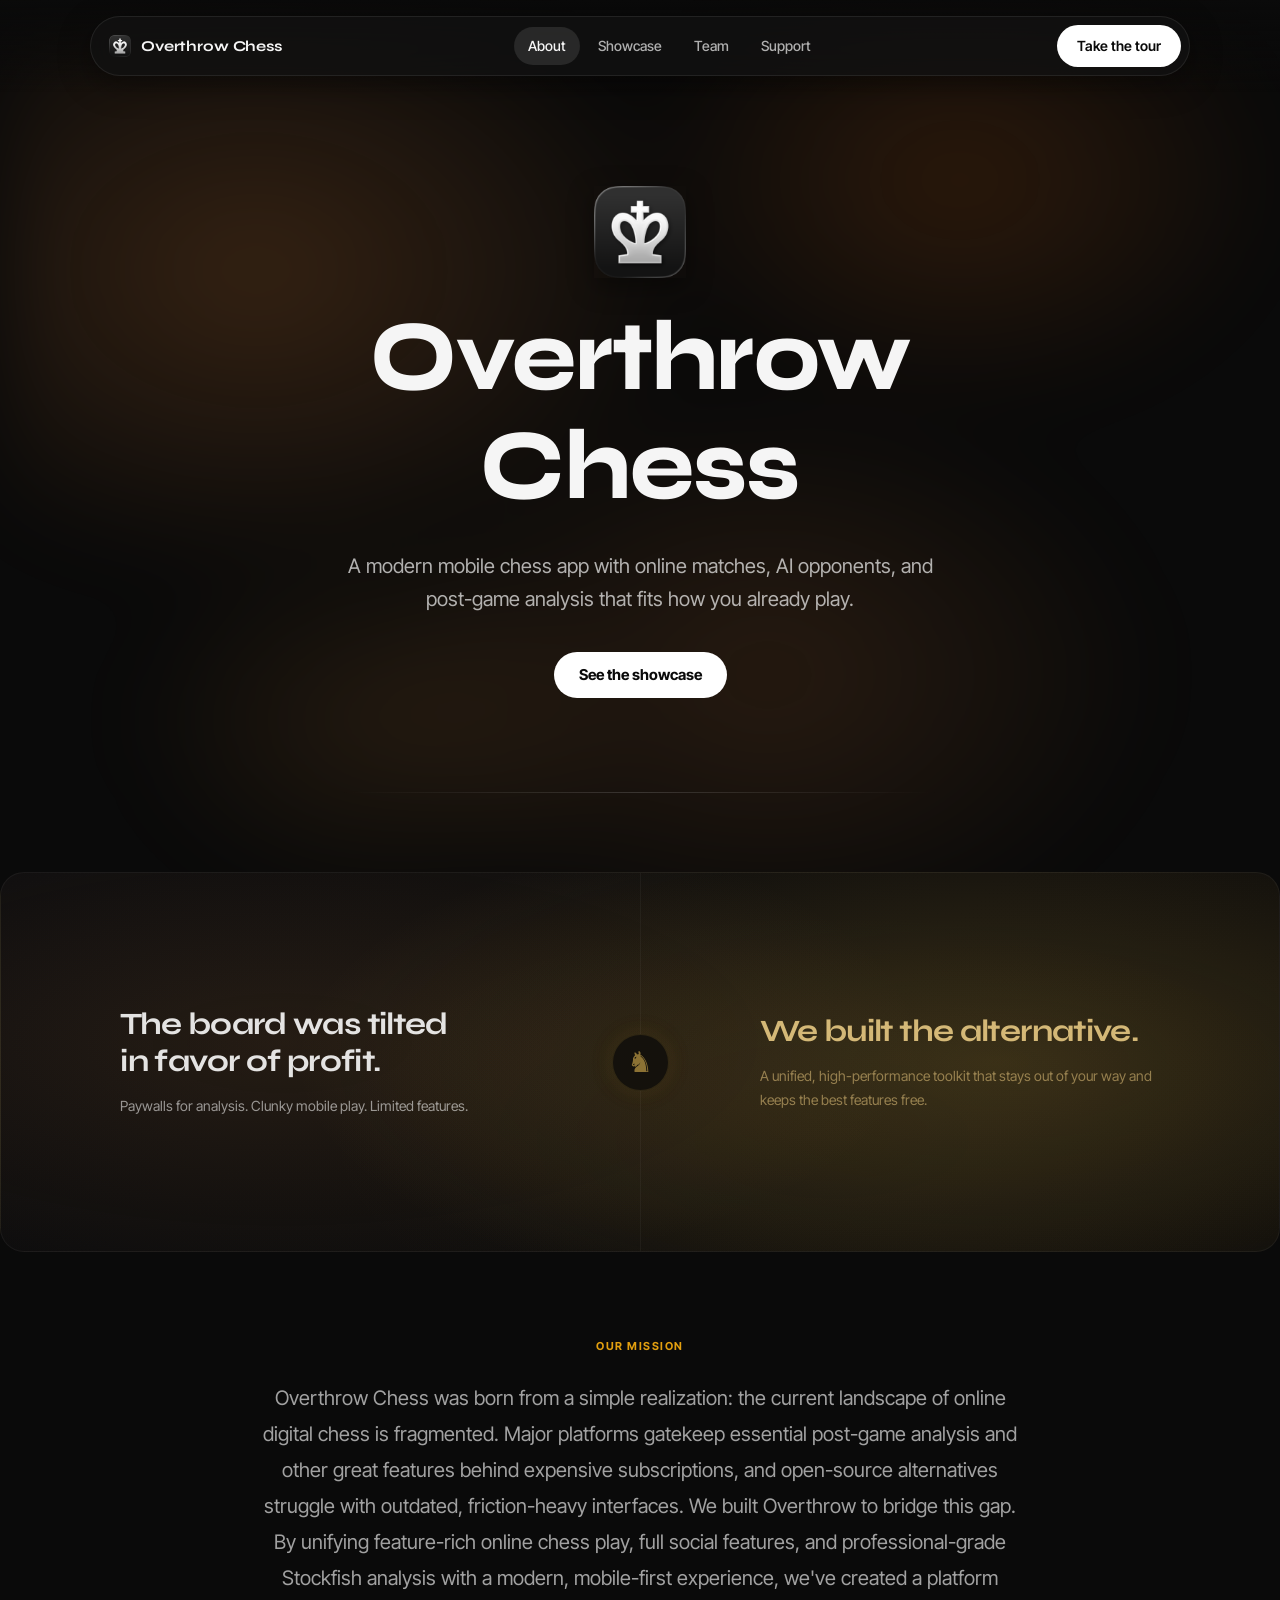
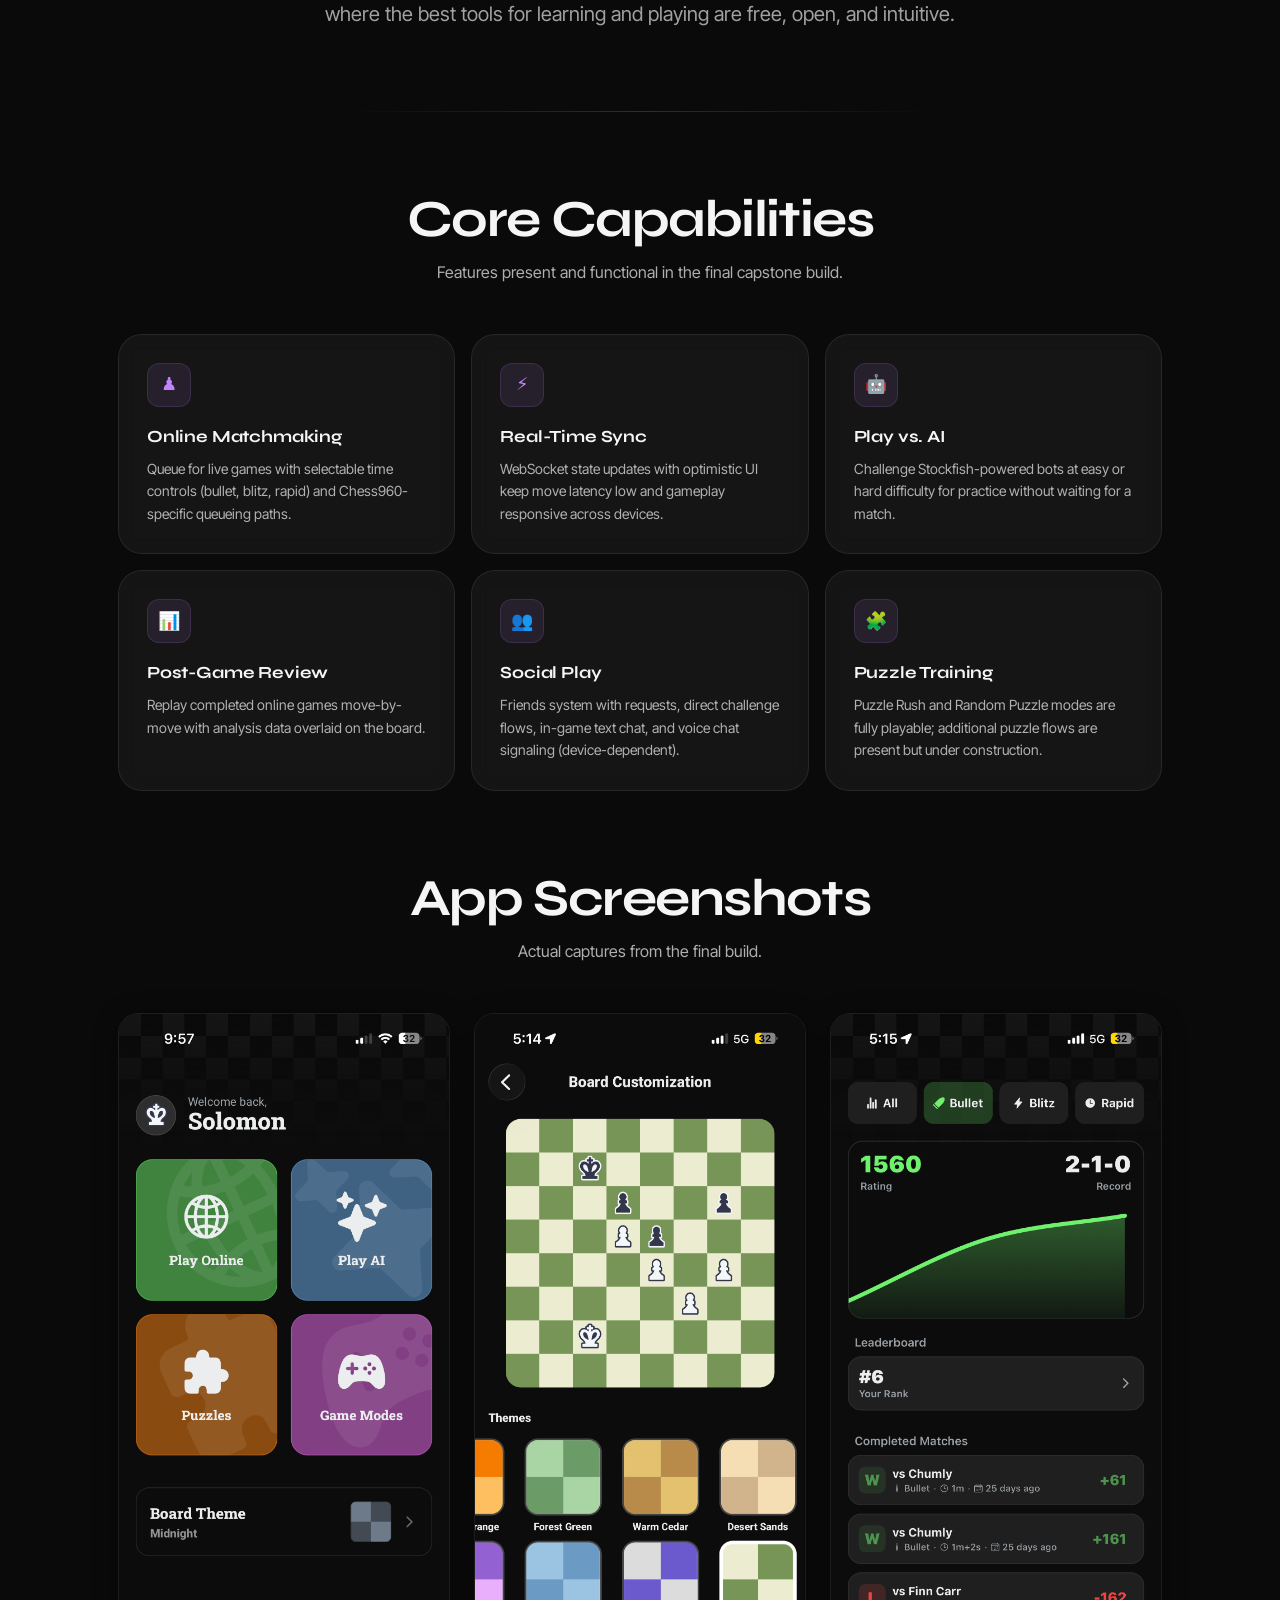
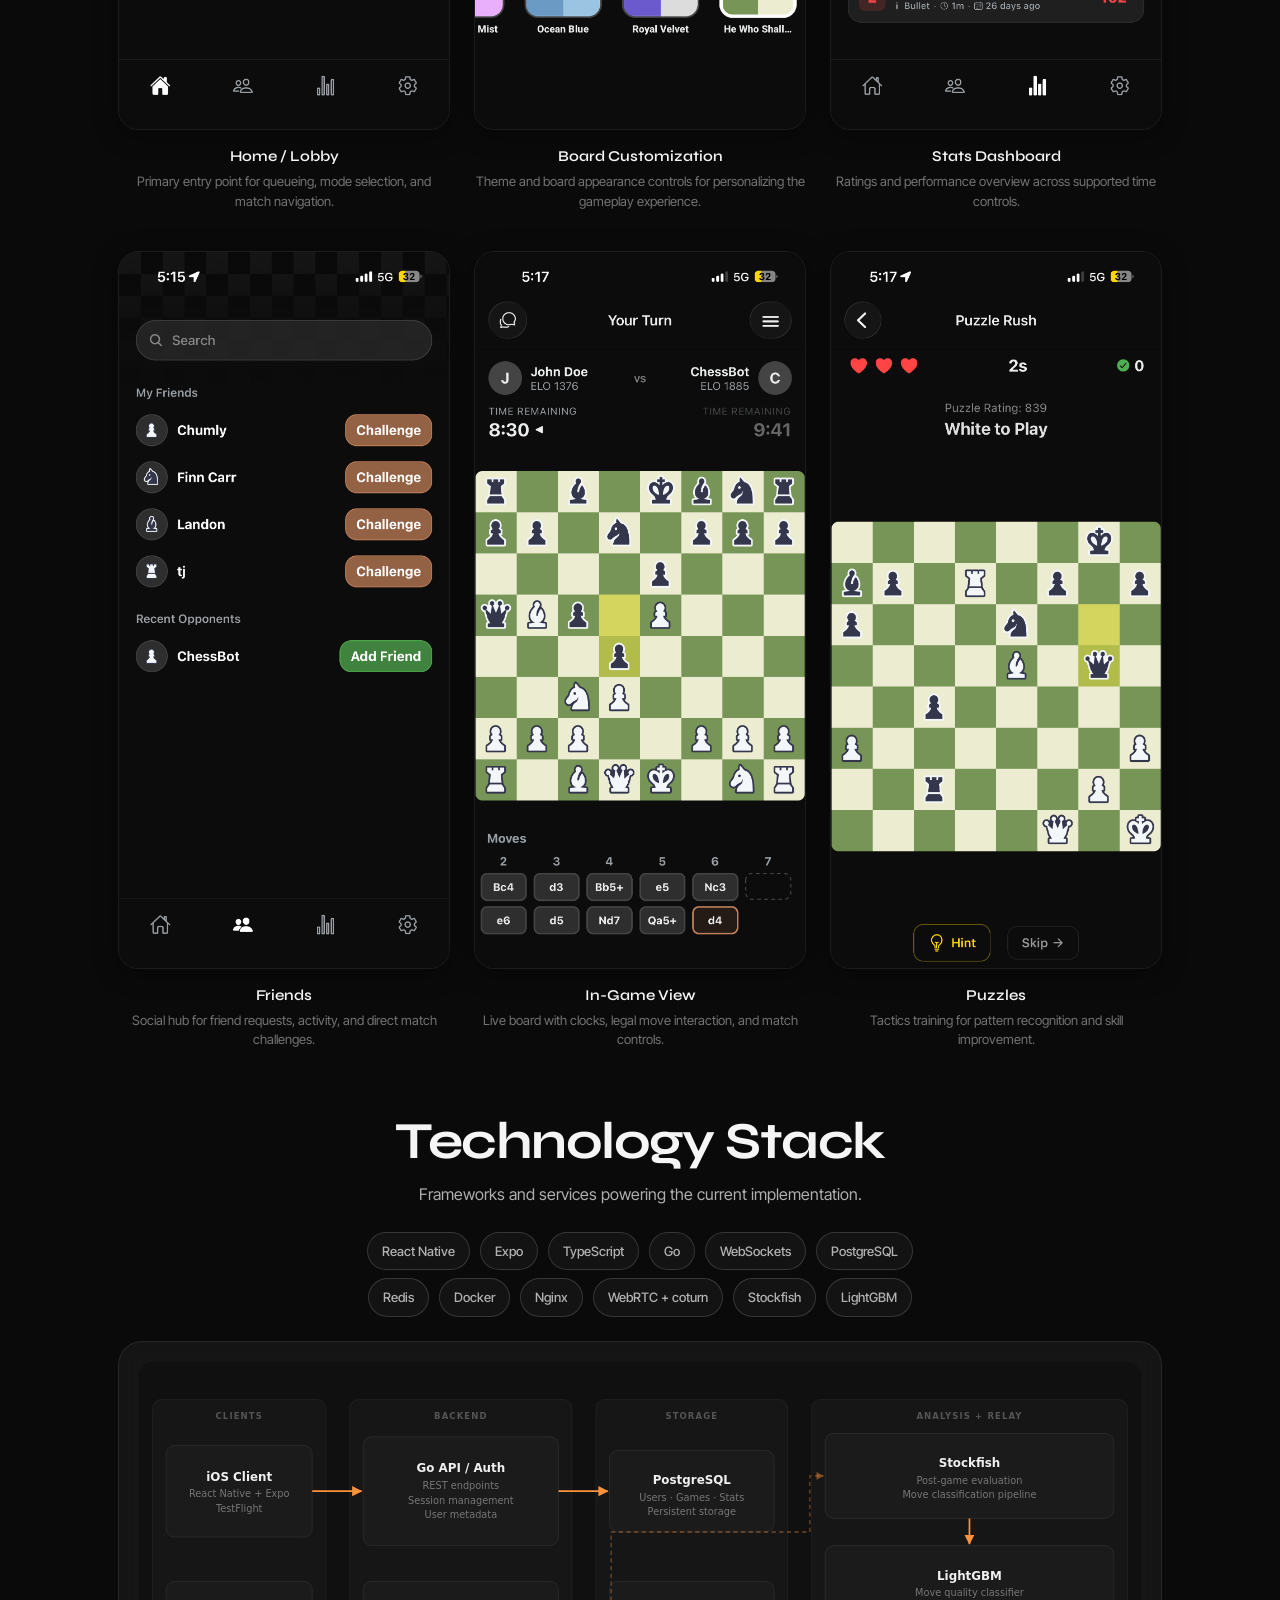
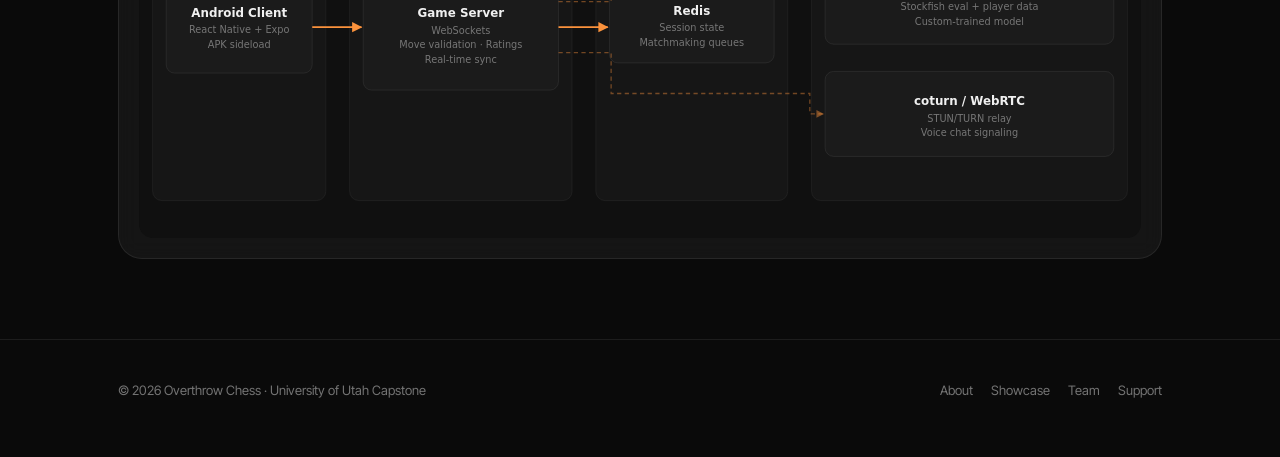
<file: index.html>
<!DOCTYPE html>
<html lang="en">
<head>
  <meta charset="UTF-8" />
  <meta name="viewport" content="width=device-width, initial-scale=1.0" />
  <title>Overthrow Chess: About</title>
  <meta name="description" content="Overthrow Chess is a University of Utah capstone mobile chess app with online matchmaking, AI games, puzzle modes, and post-game review." />
  <link rel="icon" type="image/png" href="assets/appicon.png" />
  <link rel="stylesheet" href="styles.css?v=7" />
</head>
<body>
  <header class="nav">
    <div class="container nav-inner">
      <a class="brand" href="/" aria-label="Overthrow Chess home">
        <img src="assets/appicon.png" alt="" width="22" height="22" />
        <span>Overthrow Chess</span>
      </a>
      <button class="nav-toggle" aria-label="Toggle menu" onclick="document.querySelector('.nav-links').classList.toggle('open')">☰</button>
      <nav class="nav-links" aria-label="Main navigation">
        <a class="active" href="/">About</a>
        <a href="/showcase">Showcase</a>
        <a href="/team">Team</a>
        <a href="/support">Support</a>
      </nav>
      <a class="nav-cta" href="/showcase">Take the tour</a>
    </div>
  </header>

  <main>
    <!-- Hero -->
    <section class="hero">
      <div class="container">
        <img class="hero-icon" src="assets/appicon.png" alt="Overthrow Chess app icon" width="92" height="92" />
        <h1 class="display">Overthrow<br /><span class="accent">Chess</span></h1>
        <p class="lede">
          A modern mobile chess app with online matches, AI opponents, and<br />post-game analysis that fits how you already play.
        </p>
        <div class="hero-cta">
          <a class="btn primary" href="/showcase">See the showcase</a>
        </div>
      </div>
    </section>

    <!-- Project Overview — Split-Screen Narrative -->
    <section class="overview">
      <div class="overview-split">
        <!-- The Problem -->
        <div class="split-panel split-problem">
          <div class="split-content">
            <h2 class="split-heading">The board was tilted in favor of profit.</h2>
            <p class="split-sub">Paywalls for analysis. Clunky mobile play. Limited&nbsp;features.</p>
          </div>
        </div>

        <!-- Vertical divider with knight icon -->
        <div class="split-divider" aria-hidden="true">
          <span class="divider-line"></span>
          <span class="divider-icon">♞</span>
          <span class="divider-line"></span>
        </div>

        <!-- The Solution -->
        <div class="split-panel split-solution">
          <div class="split-content">
            <h2 class="split-heading">We built the alternative.</h2>
            <p class="split-sub">A unified, high-performance toolkit that stays out of your way and keeps the best features&nbsp;free.</p>
          </div>
        </div>
      </div>
    </section>

    <!-- Mission Statement -->
    <section class="mission">
      <div class="container">
        <div class="mission-block">
          <span class="mission-eyebrow">Our Mission</span>
          <p class="mission-text">
            Overthrow Chess was born from a simple realization: the current landscape of online digital chess is fragmented. Major platforms gatekeep essential post-game analysis and other great features behind expensive subscriptions, and open-source alternatives struggle with outdated, friction-heavy interfaces. We built Overthrow to bridge this gap. By unifying feature-rich online chess play, full social features, and professional-grade Stockfish analysis with a modern, mobile-first experience, we've created a platform where the best tools for learning and playing are free, open, and intuitive. 
          </p>
        </div>
      </div>
    </section>

    <!-- Core Capabilities -->
    <section>
      <div class="container">
        <div class="section-head">
          <h2>Core Capabilities</h2>
          <p>Features present and functional in the final capstone build.</p>
        </div>

        <div class="features">
          <div class="feature">
            <div class="icon">♟</div>
            <h3>Online Matchmaking</h3>
            <p>Queue for live games with selectable time controls (bullet, blitz, rapid) and Chess960-specific queueing paths.</p>
          </div>
          <div class="feature">
            <div class="icon">⚡</div>
            <h3>Real-Time Sync</h3>
            <p>WebSocket state updates with optimistic UI keep move latency low and gameplay responsive across devices.</p>
          </div>
          <div class="feature">
            <div class="icon">🤖</div>
            <h3>Play vs. AI</h3>
            <p>Challenge Stockfish-powered bots at easy or hard difficulty for practice without waiting for a match.</p>
          </div>
          <div class="feature">
            <div class="icon">📊</div>
            <h3>Post-Game Review</h3>
            <p>Replay completed online games move-by-move with analysis data overlaid on the board.</p>
          </div>
          <div class="feature">
            <div class="icon">👥</div>
            <h3>Social Play</h3>
            <p>Friends system with requests, direct challenge flows, in-game text chat, and voice chat signaling (device-dependent).</p>
          </div>
          <div class="feature">
            <div class="icon">🧩</div>
            <h3>Puzzle Training</h3>
            <p>Puzzle Rush and Random Puzzle modes are fully playable; additional puzzle flows are present but under construction.</p>
          </div>
        </div>

      </div>
    </section>

    <!-- Screenshots -->
    <section style="padding-top: 0;">
      <div class="container">
        <div class="section-head">
          <h2>App Screenshots</h2>
          <p>Actual captures from the final build.</p>
        </div>

        <div class="screenshot-grid">
          <div class="shot-card">
            <img src="assets/tutorial-pics/homescreen.PNG" alt="Home screen lobby showing mode selection and queue options" />
            <h3>Home / Lobby</h3>
            <p>Primary entry point for queueing, mode selection, and match navigation.</p>
          </div>
          <div class="shot-card">
            <img src="assets/screenshots/app-screen-02.png" alt="Board customization screen with theme options" />
            <h3>Board Customization</h3>
            <p>Theme and board appearance controls for personalizing the gameplay experience.</p>
          </div>
          <div class="shot-card">
            <img src="assets/screenshots/app-screen-03.png" alt="Stats dashboard showing ratings and performance data" />
            <h3>Stats Dashboard</h3>
            <p>Ratings and performance overview across supported time controls.</p>
          </div>
          <div class="shot-card">
            <img src="assets/screenshots/app-screen-04.png" alt="Friends screen showing social features" />
            <h3>Friends</h3>
            <p>Social hub for friend requests, activity, and direct match challenges.</p>
          </div>
          <div class="shot-card">
            <img src="assets/screenshots/app-screen-05.png" alt="In-game board view with clocks and controls" />
            <h3>In-Game View</h3>
            <p>Live board with clocks, legal move interaction, and match controls.</p>
          </div>
          <div class="shot-card">
            <img src="assets/screenshots/app-screen-06.png" alt="Puzzle mode interface" />
            <h3>Puzzles</h3>
            <p>Tactics training for pattern recognition and skill improvement.</p>
          </div>
        </div>

        <div class="section-head" style="margin-top: 64px; margin-bottom: 24px;">
          <h2>Technology Stack</h2>
          <p>Frameworks and services powering the current implementation.</p>
        </div>
        <div class="tech">
          <span class="chip">React Native</span>
          <span class="chip">Expo</span>
          <span class="chip">TypeScript</span>
          <span class="chip">Go</span>
          <span class="chip">WebSockets</span>
          <span class="chip">PostgreSQL</span>
          <div class="chip-break"></div>
          <span class="chip">Redis</span>
          <span class="chip">Docker</span>
          <span class="chip">Nginx</span>
          <span class="chip">WebRTC + coturn</span>
          <span class="chip">Stockfish</span>
          <span class="chip">LightGBM</span>
        </div>
        <div class="diagram-card">
          <img src="assets/architecture.svg?v=2" alt="System architecture diagram showing mobile clients, Go API/game server, Redis, PostgreSQL, and real-time services" />
        </div>
      </div>
      </div>
    </section>
  </main>

  <footer>
    <div class="container footer-inner">
      <div>&copy; 2026 Overthrow Chess · University of Utah Capstone</div>
      <div class="links">
        <a href="/">About</a>
        <a href="/showcase">Showcase</a>
        <a href="/team">Team</a>
        <a href="/support">Support</a>
      </div>
    </div>
  </footer>
</body>
</html>
</file>
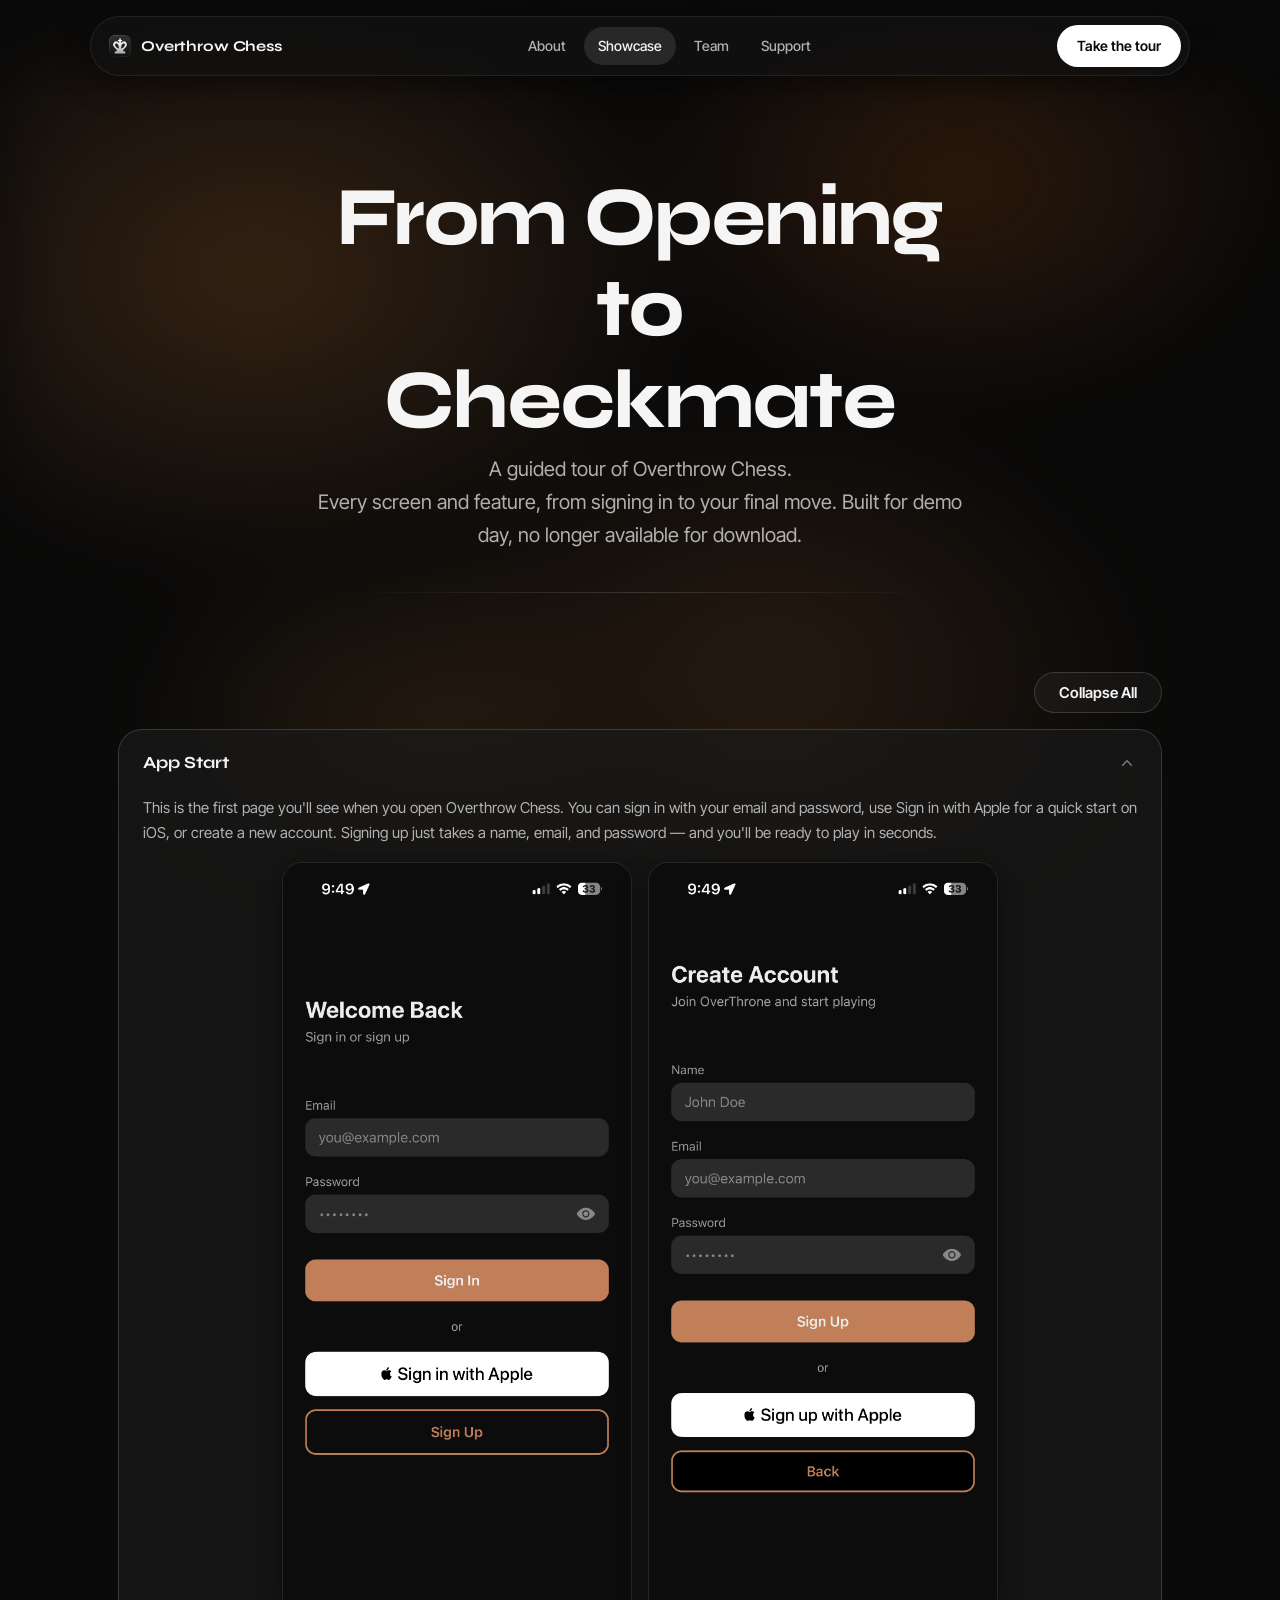
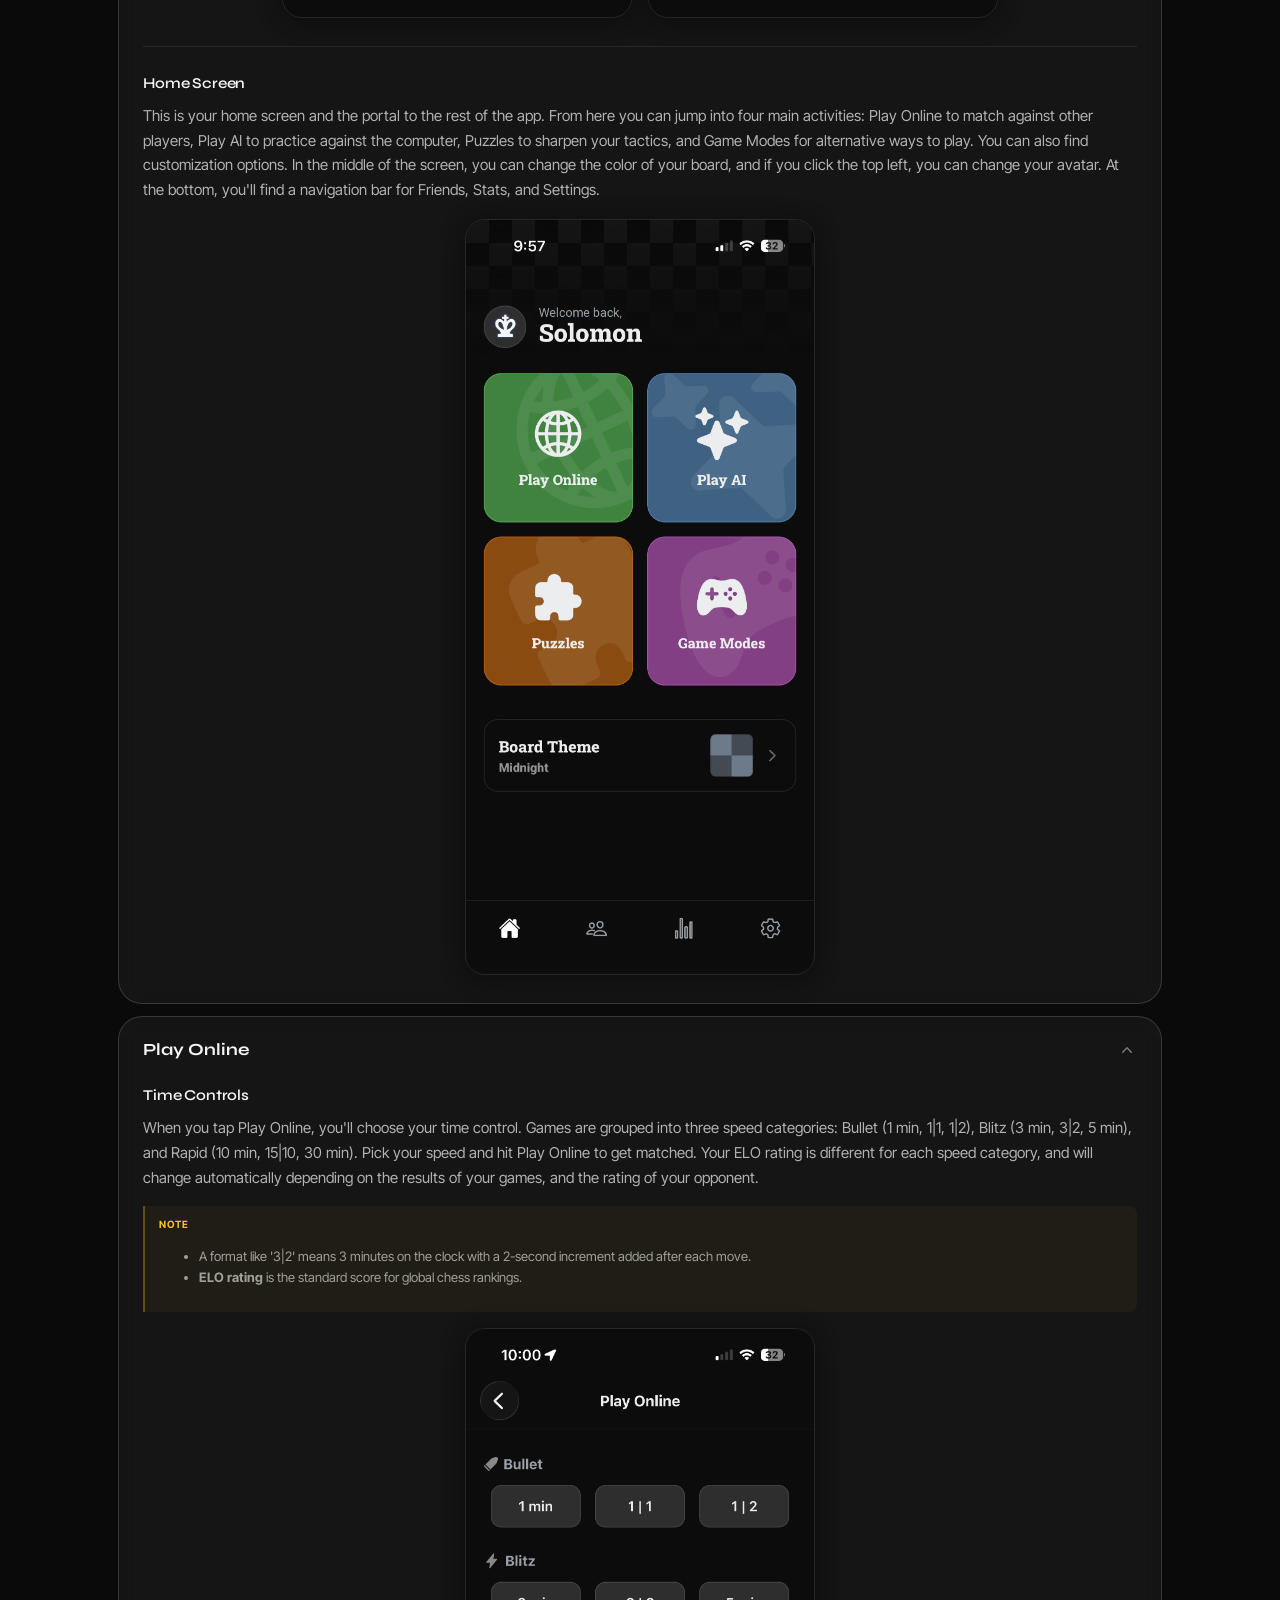
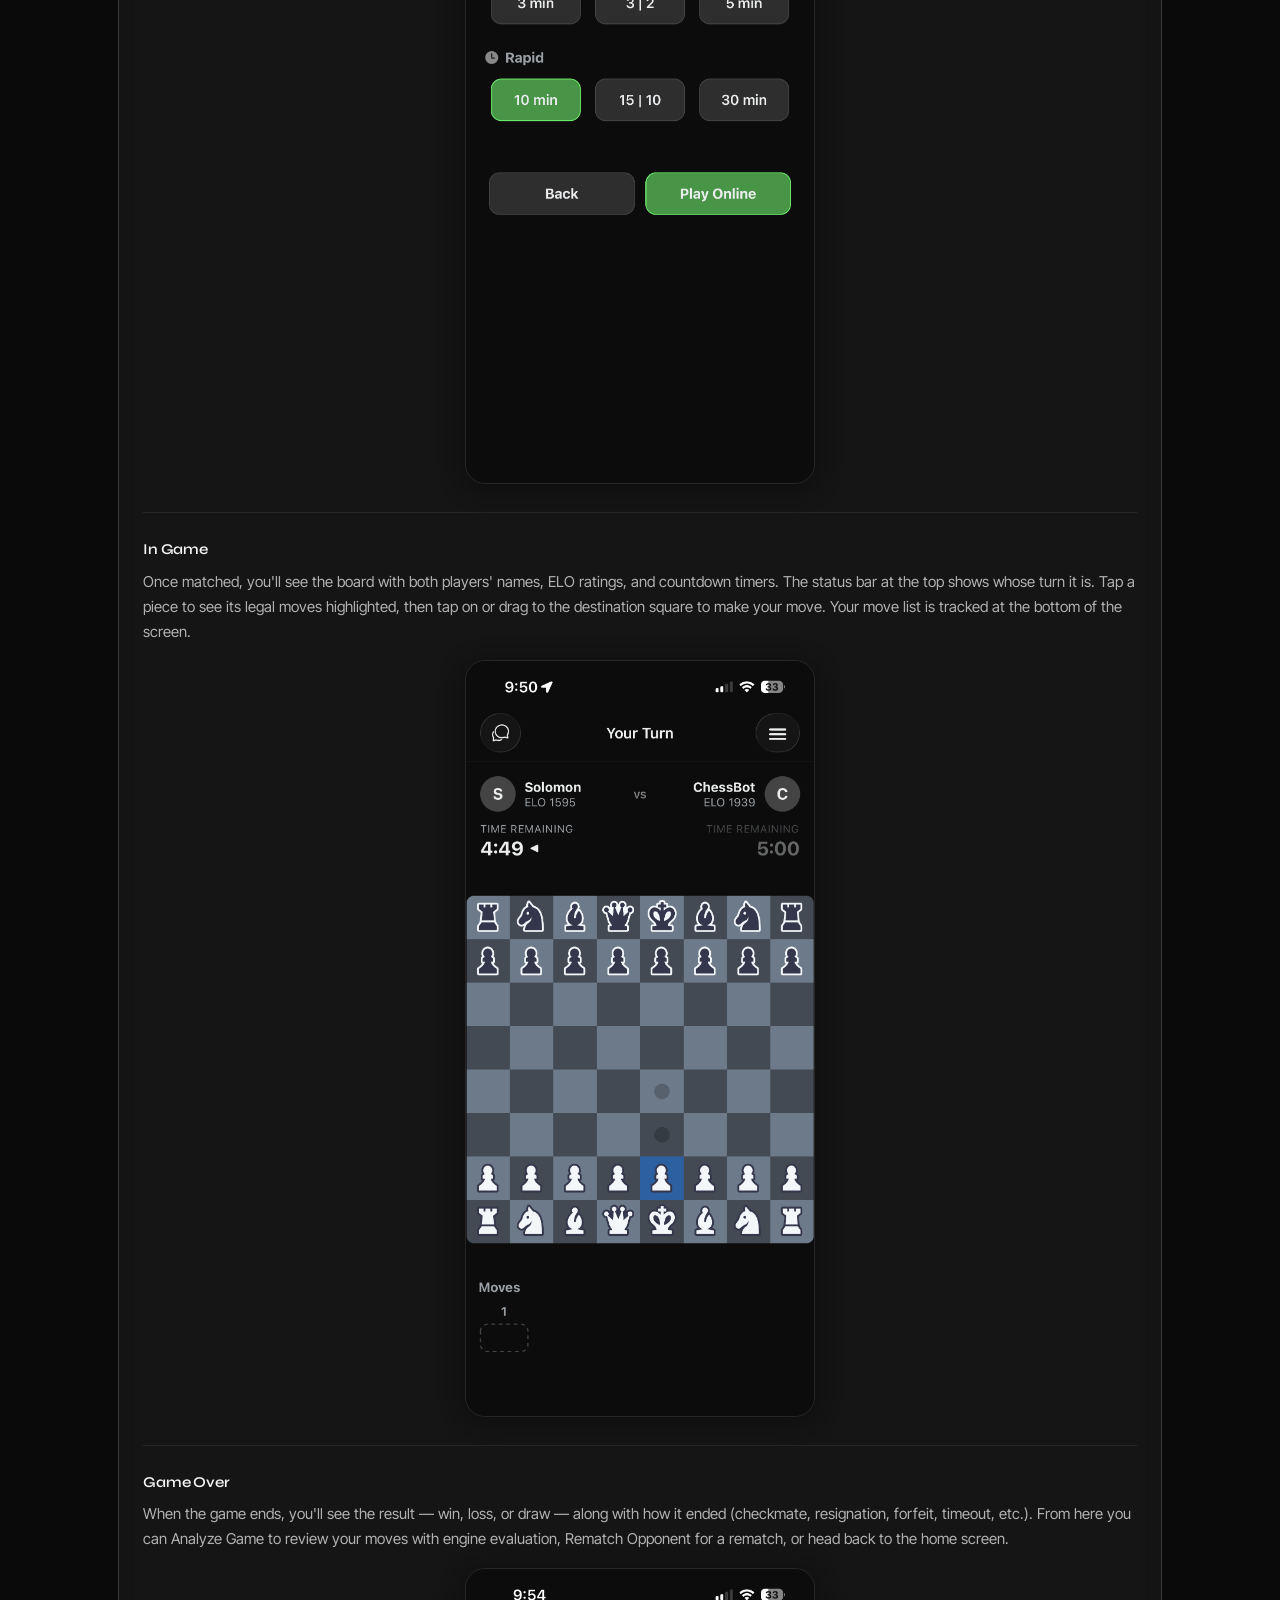
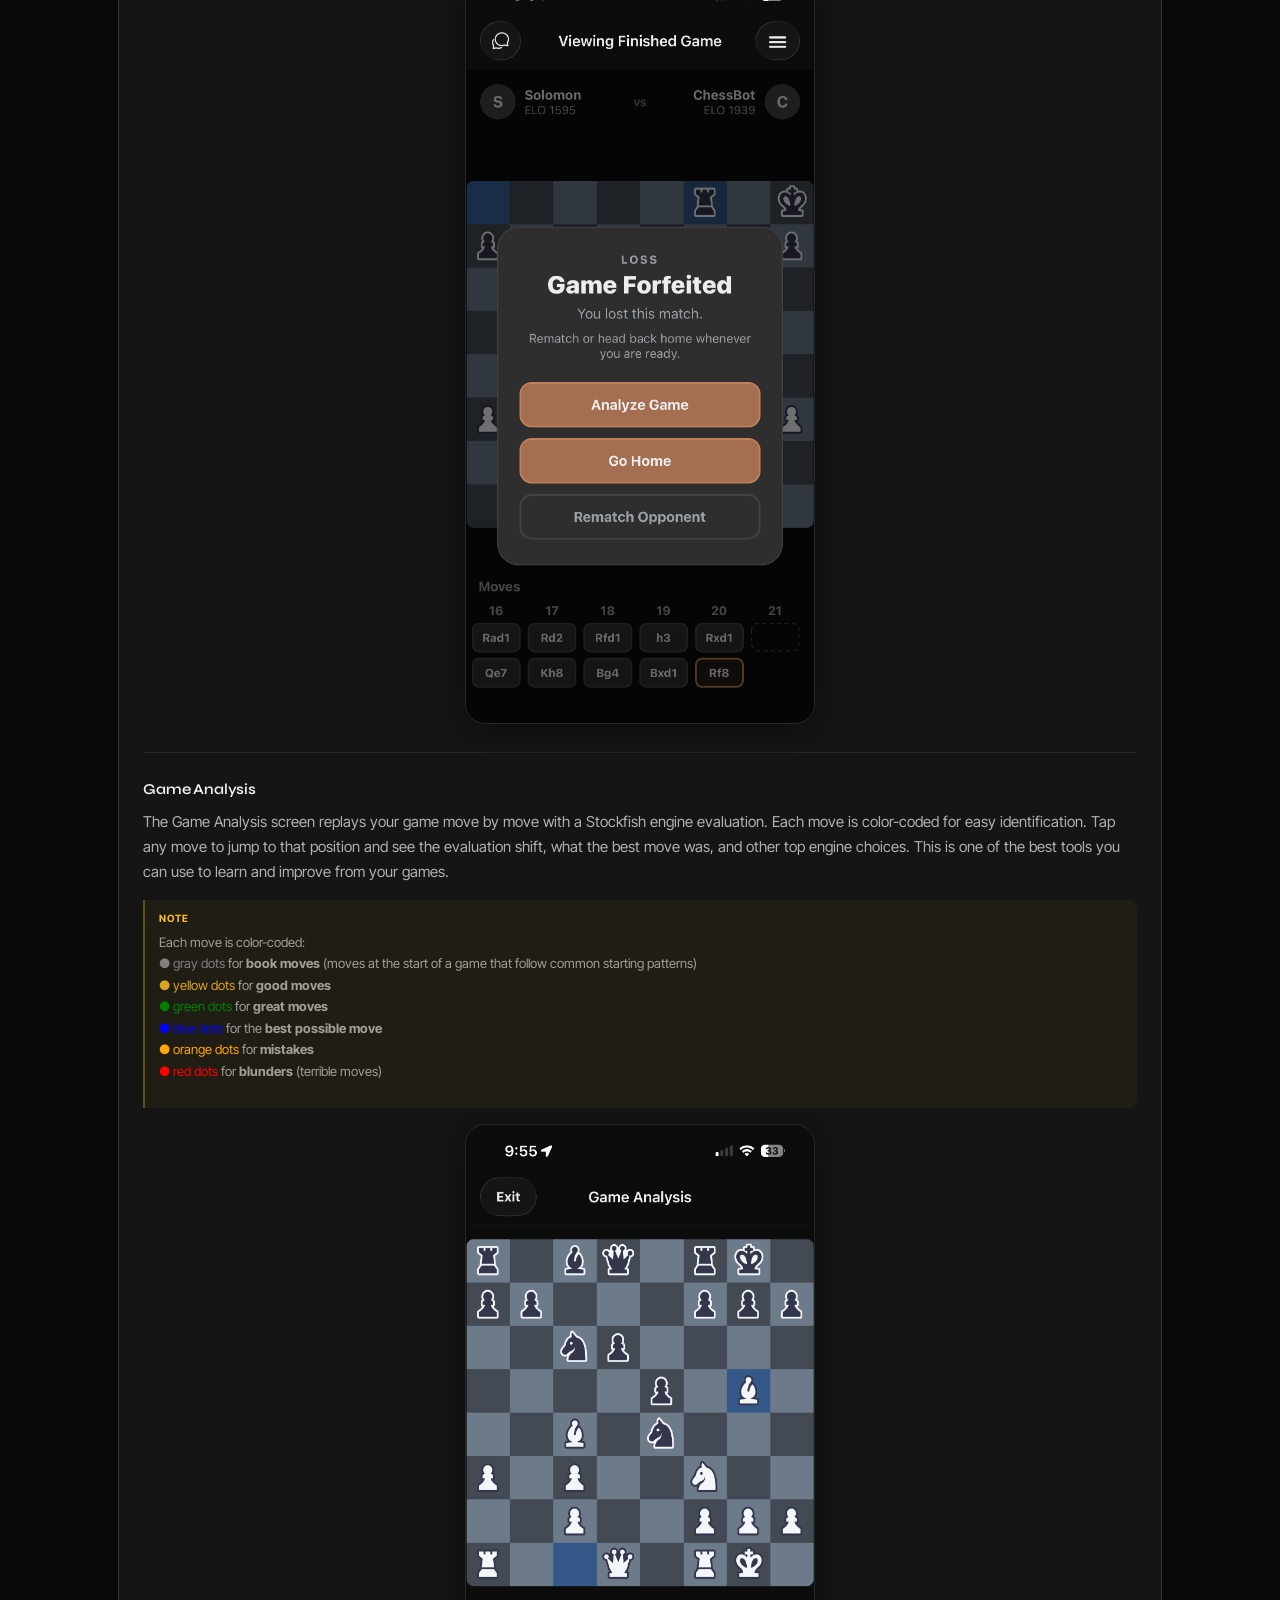
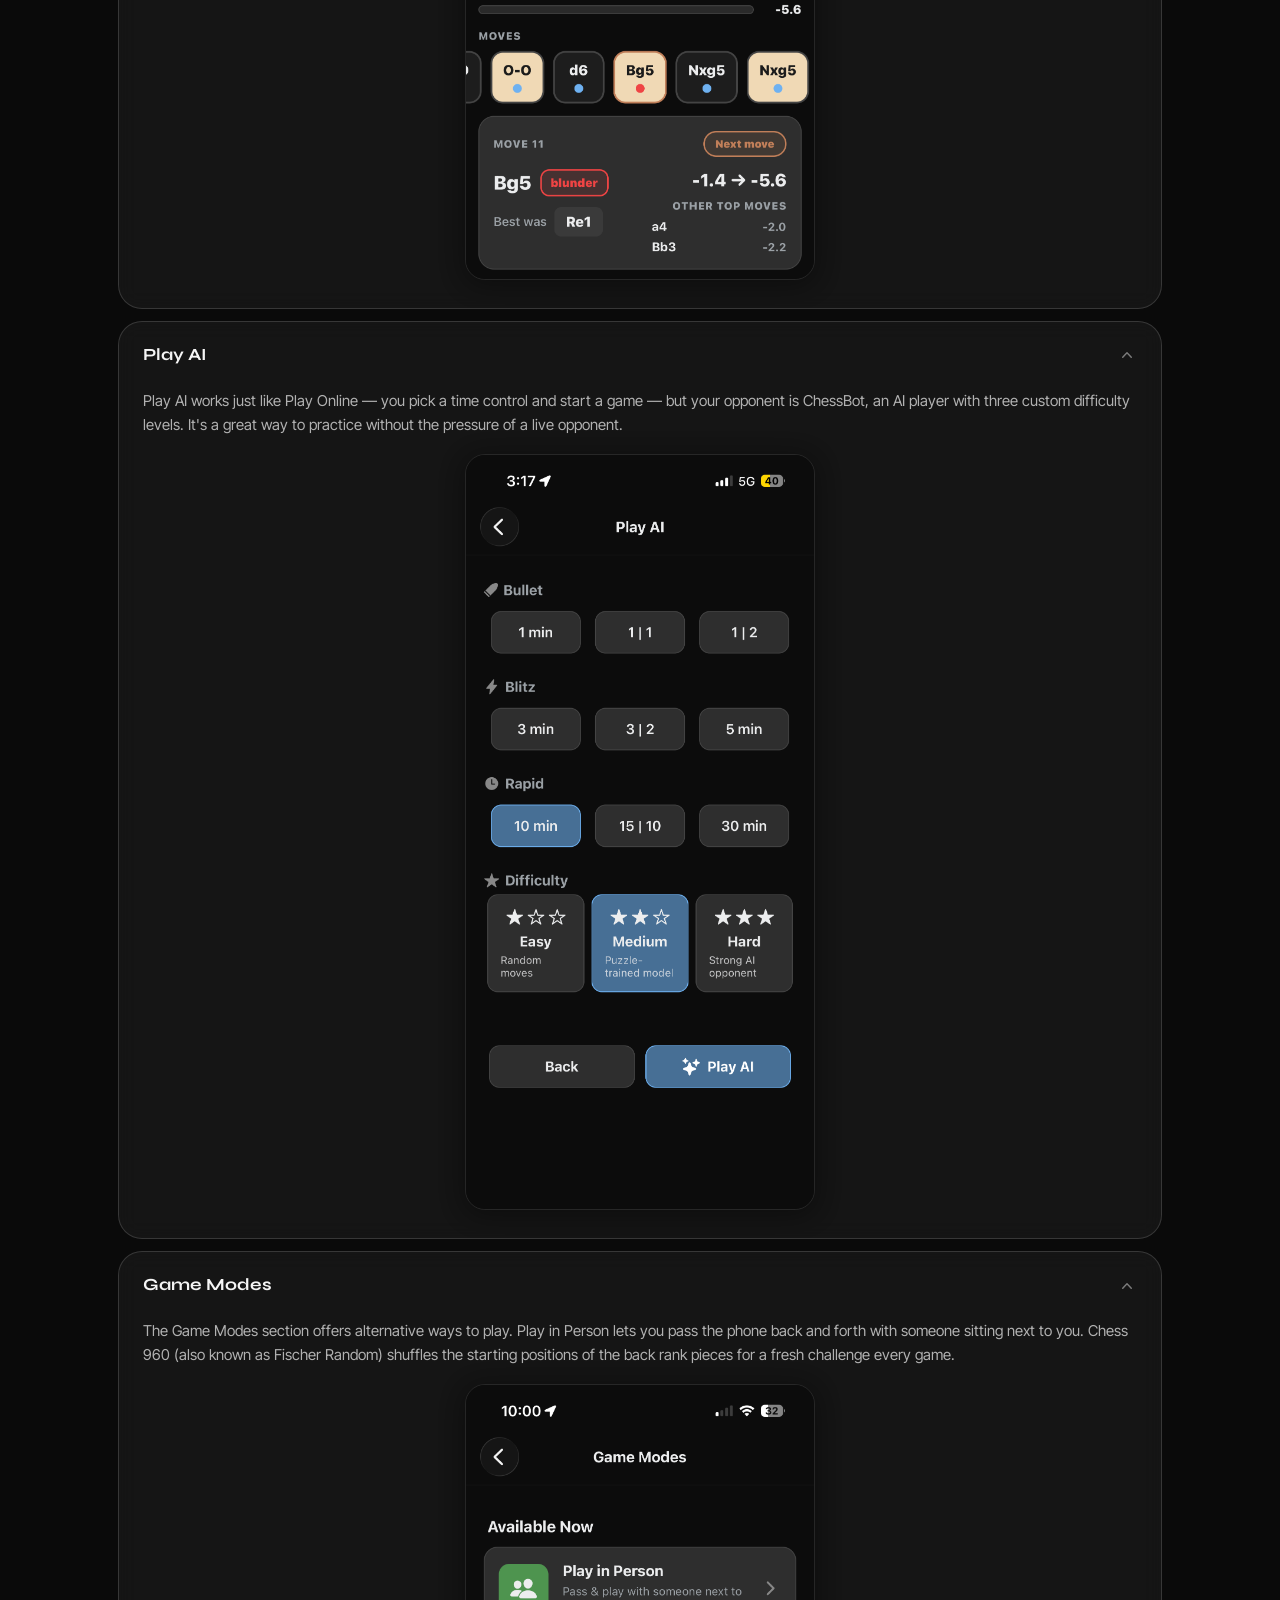
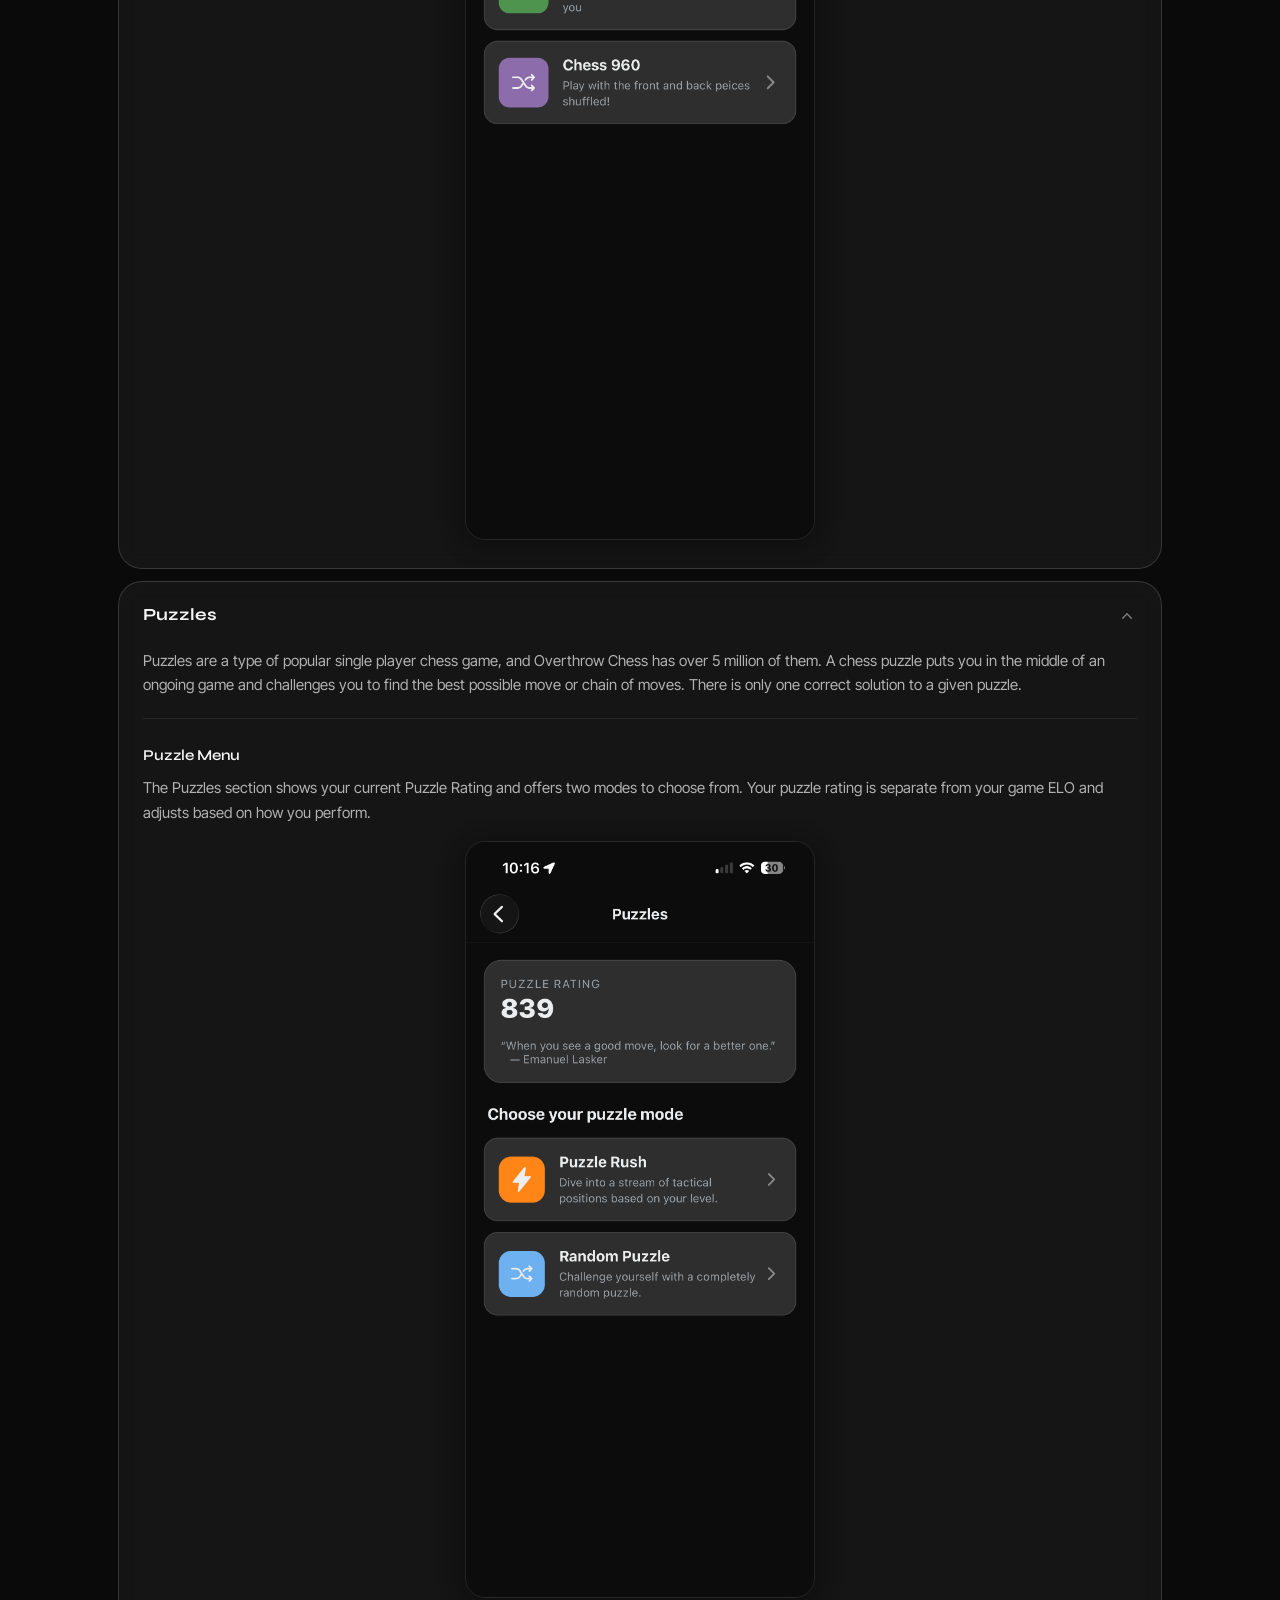
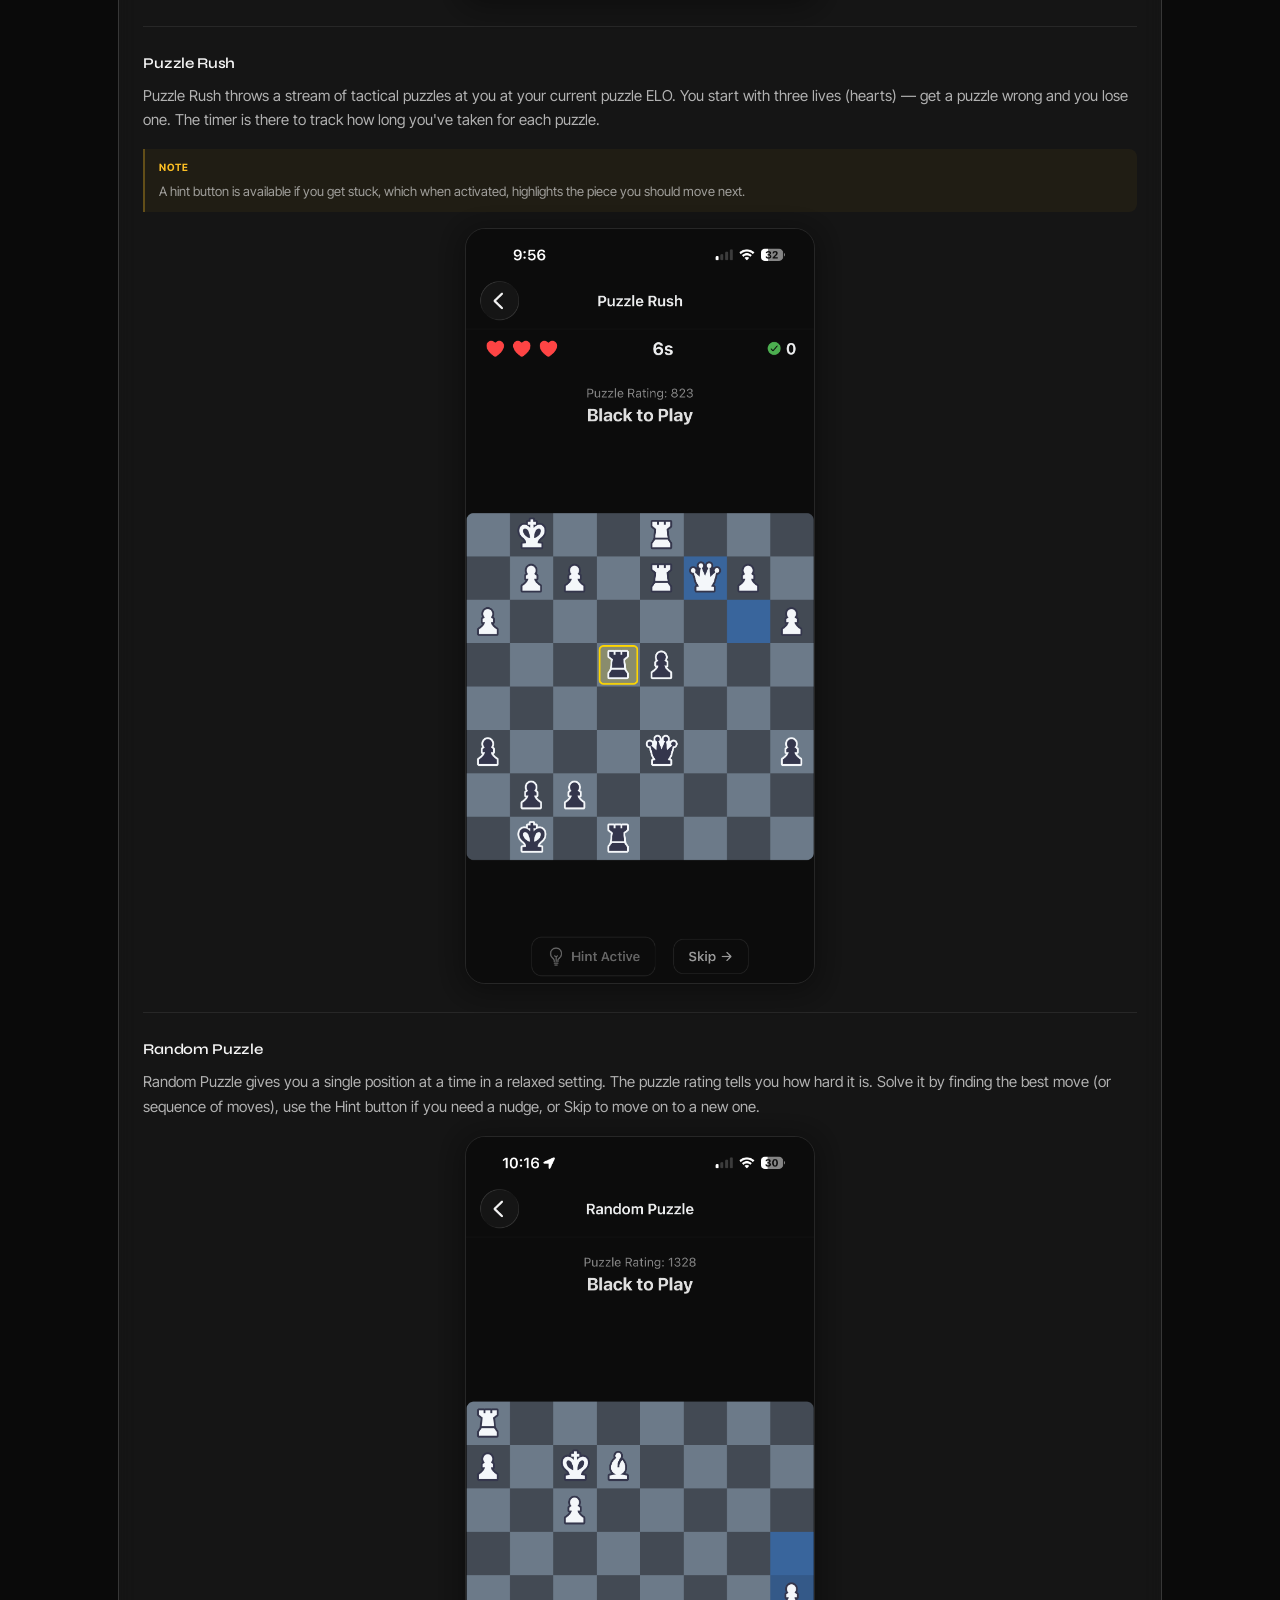
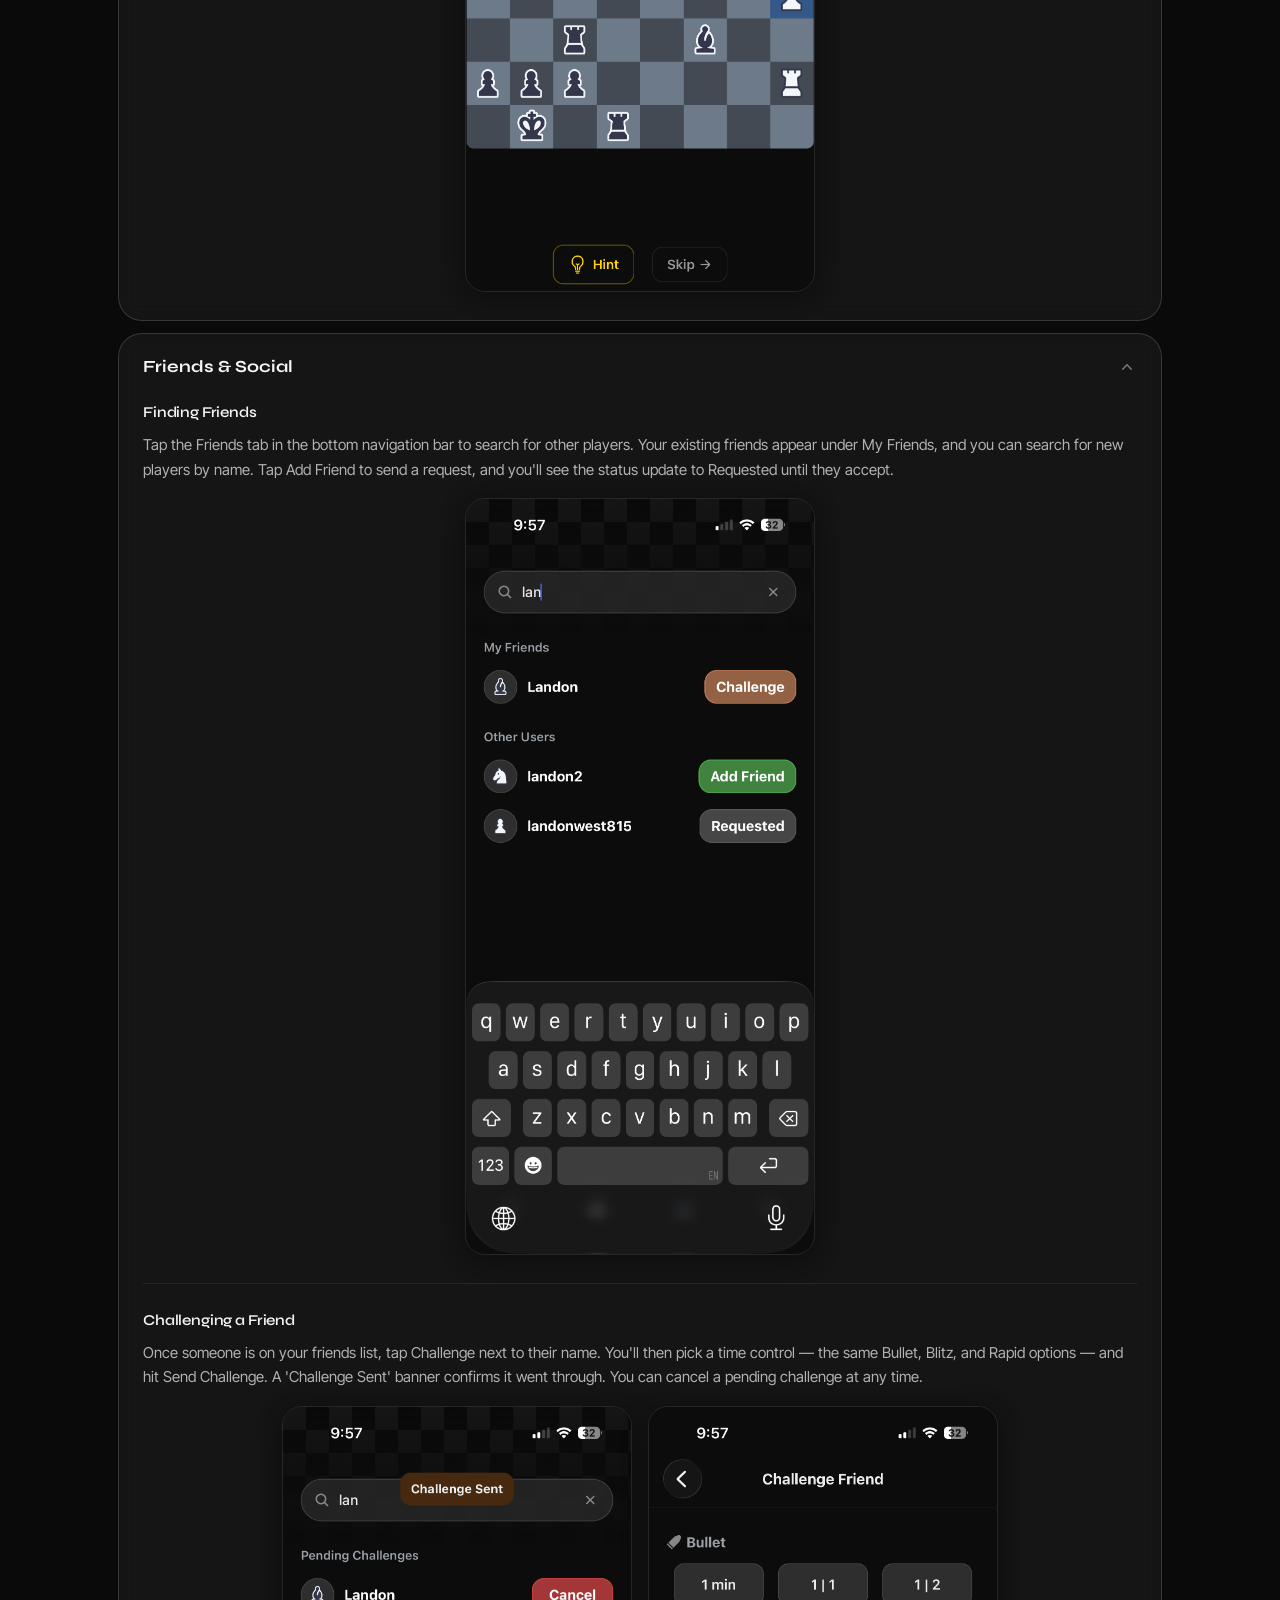
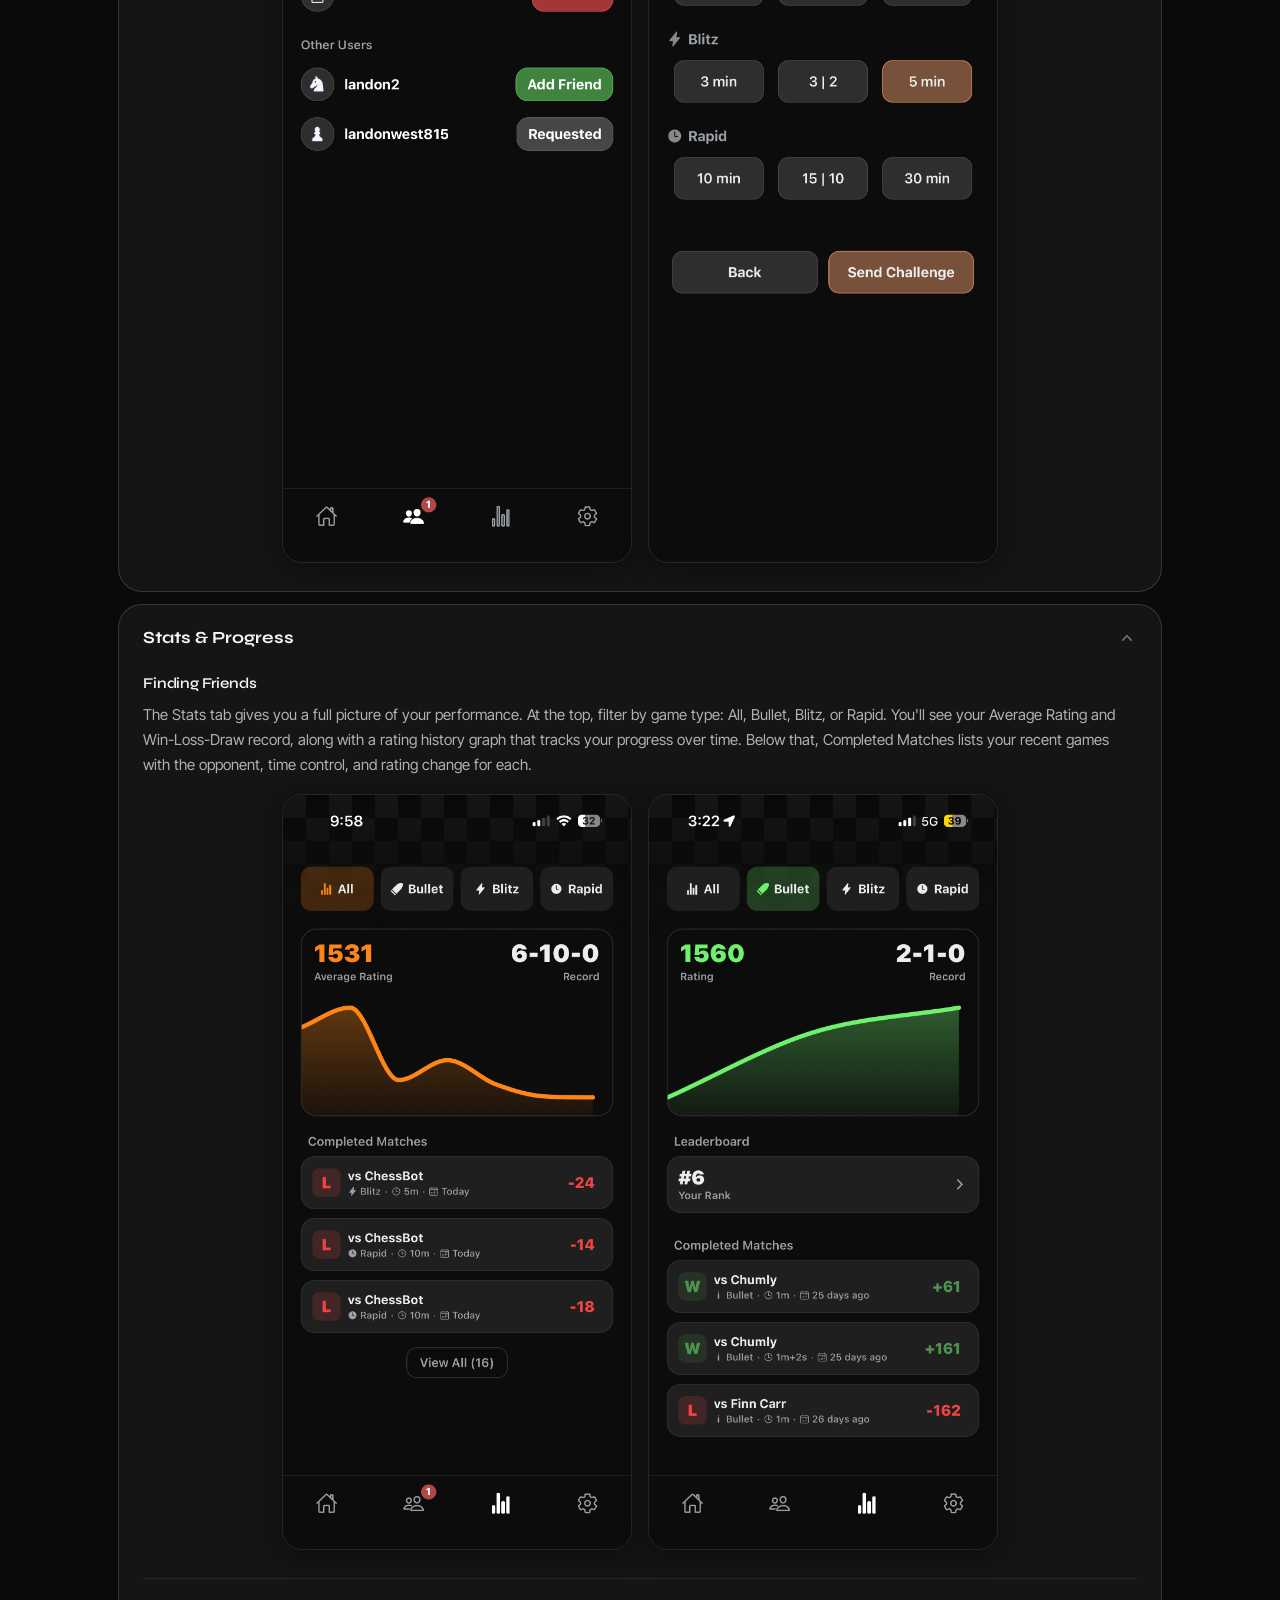
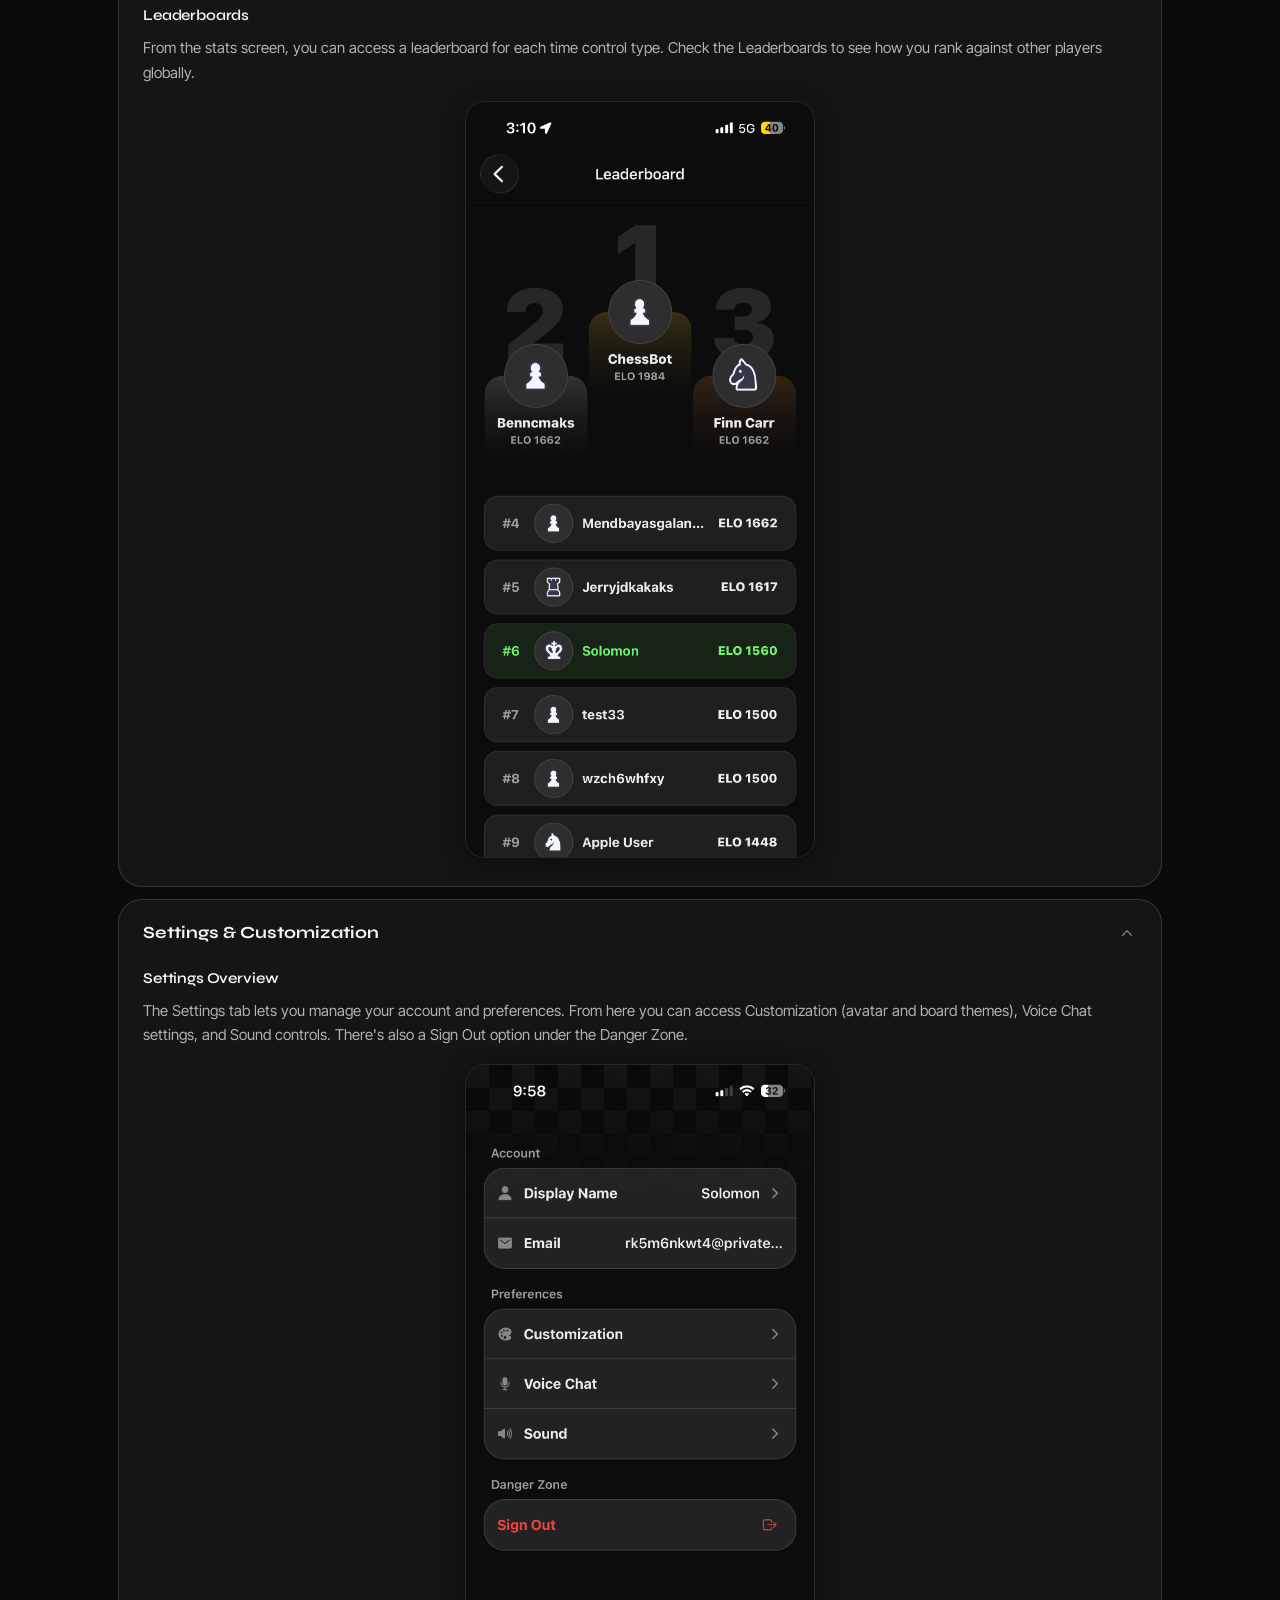
<file: showcase.html>
<!DOCTYPE html>
<html lang="en">
<head>
  <meta charset="UTF-8" />
  <meta name="viewport" content="width=device-width, initial-scale=1.0" />
  <title>Overthrow Chess: App Showcase</title>
  <meta name="description" content="A showcase of Overthrow Chess: a guided tour of the app's screens and features." />
  <link rel="icon" type="image/png" href="assets/appicon.png" />
  <link rel="stylesheet" href="styles.css?v=7" />
</head>
<body>
  <header class="nav">
    <div class="container nav-inner">
      <a class="brand" href="/" aria-label="Overthrow Chess home">
        <img src="assets/appicon.png" alt="" width="22" height="22" />
        <span>Overthrow Chess</span>
      </a>
      <button class="nav-toggle" aria-label="Toggle menu" onclick="document.querySelector('.nav-links').classList.toggle('open')">☰</button>
      <nav class="nav-links" aria-label="Main navigation">
        <a href="/">About</a>
        <a class="active" href="/showcase">Showcase</a>
        <a href="/team">Team</a>
        <a href="/support">Support</a>
      </nav>
      <a class="nav-cta" href="/showcase">Take the tour</a>
    </div>
  </header>

  <main>
    <section class="hero hero-sub">
      <div class="container">
        <h1 class="display">From Opening<br />to<br /><span class="accent">Checkmate</span></h1>
        <p class="lede">
          A guided tour of Overthrow Chess.<br />
          Every screen and feature, from signing in to your final move. Built for demo day, no longer available for download.
        </p>
      </div>
    </section>


    <section class="tut-deep-dive">
      <div class="container">
        <div class="tut-controls">
          <button class="btn tut-toggle-all" onclick="toggleAllTut(this)">Collapse All</button>
        </div>

        <div class="tut-accordion" role="list">

          <!-- 1. App Start -->
          <div class="tut-accordion-item open" role="listitem">
            <button class="tut-trigger" aria-expanded="true" onclick="toggleTut(this)">
              <span>App Start</span>
              <svg class="chevron" viewBox="0 0 20 20" fill="currentColor"><path d="M5.23 7.21a.75.75 0 011.06.02L10 11.168l3.71-3.938a.75.75 0 111.08 1.04l-4.25 4.5a.75.75 0 01-1.08 0l-4.25-4.5a.75.75 0 01.02-1.06z"/></svg>
            </button>
            <div class="tut-body">
              <div class="tut-content">
                <p>This is the first page you'll see when you open Overthrow Chess. You can sign in with your email and password, use Sign in with Apple for a quick start on iOS, or create a new account. Signing up just takes a name, email, and password — and you'll be ready to play in seconds.</p>
                <aside class="tut-note"></aside>
                <div class="tut-img-row">
                  <img src="assets/tutorial-pics/signin.PNG" alt="Sign in screen" />
                  <img src="assets/tutorial-pics/signup.PNG" alt="Sign up screen" />
                </div>

                <div class="tut-sub">
                  <h4 class="tut-sub-heading">Home Screen</h4>
                  <p>This is your home screen and the portal to the rest of the app. From here you can jump into four main activities: Play Online to match against other players, Play AI to practice against the computer, Puzzles to sharpen your tactics, and Game Modes for alternative ways to play. You can also find customization options. In the middle of the screen, you can change the color of your board, and if you click the top left, you can change your avatar. At the bottom, you'll find a navigation bar for Friends, Stats, and Settings.</p>
                  <aside class="tut-note"></aside>
                  <div class="tut-img-row">
                    <img src="assets/tutorial-pics/homescreen.PNG" alt="Home screen" />
                  </div>
                </div>
              </div>
            </div>
          </div>

          <!-- 2. Play Online -->
          <div class="tut-accordion-item open" role="listitem">
            <button class="tut-trigger" aria-expanded="true" onclick="toggleTut(this)">
              <span>Play Online</span>
              <svg class="chevron" viewBox="0 0 20 20" fill="currentColor"><path d="M5.23 7.21a.75.75 0 011.06.02L10 11.168l3.71-3.938a.75.75 0 111.08 1.04l-4.25 4.5a.75.75 0 01-1.08 0l-4.25-4.5a.75.75 0 01.02-1.06z"/></svg>
            </button>
            <div class="tut-body">
              <div class="tut-content">

                <div class="tut-sub" style="margin-top: 0; padding-top: 0; border-top: none;">
                  <h4 class="tut-sub-heading">Time Controls</h4>
                  <p>When you tap Play Online, you'll choose your time control. Games are grouped into three speed categories: Bullet (1 min, 1|1, 1|2), Blitz (3 min, 3|2, 5 min), and Rapid (10 min, 15|10, 30 min).  Pick your speed and hit Play Online to get matched. Your ELO rating is different for each speed category, and will change automatically depending on the results of your games, and the rating of your opponent.</p>
                  <aside class="tut-note"><ul><li>A format like '3|2' means 3 minutes on the clock with a 2-second increment added after each move.</li> <li><b>ELO rating</b> is the standard score for global chess rankings.</li></ul></aside>
                  <div class="tut-img-row">
                    <img src="assets/tutorial-pics/time-controls.PNG" alt="Time controls selection" />
                  </div>
                </div>

                <div class="tut-sub">
                  <h4 class="tut-sub-heading">In Game</h4>
                  <p>Once matched, you'll see the board with both players' names, ELO ratings, and countdown timers. The status bar at the top shows whose turn it is. Tap a piece to see its legal moves highlighted, then tap on or drag to the destination square to make your move. Your move list is tracked at the bottom of the screen.</p>
                  <aside class="tut-note"></aside>
                  <div class="tut-img-row">
                    <img src="assets/tutorial-pics/game-start.PNG" alt="Active game board" />
                  </div>
                </div>

                <div class="tut-sub">
                  <h4 class="tut-sub-heading">Game Over</h4>
                  <p>When the game ends, you'll see the result — win, loss, or draw — along with how it ended (checkmate, resignation, forfeit, timeout, etc.). From here you can Analyze Game to review your moves with engine evaluation, Rematch Opponent for a rematch, or head back to the home screen.</p>
                  <aside class="tut-note"></aside>
                  <div class="tut-img-row">
                    <img src="assets/tutorial-pics/game-end.PNG" alt="Game over screen" />
                  </div>
                </div>

                <div class="tut-sub">
                  <h4 class="tut-sub-heading">Game Analysis</h4>
                  <p>The Game Analysis screen replays your game move by move with a Stockfish engine evaluation. Each move is color-coded for easy identification. Tap any move to jump to that position and see the evaluation shift, what the best move was, and other top engine choices. This is one of the best tools you can use to learn and improve from your games.</p>
                  <aside class="tut-note">
                    <p>
                      Each move is color-coded:<br>
                      <span style="color: gray;">&#9679; gray dots</span> for <strong>book moves</strong> (moves at the start of a game that follow common starting patterns)<br>
                      <span style="color: goldenrod;">&#9679; yellow dots</span> for <strong>good moves</strong><br>
                      <span style="color: green;">&#9679; green dots</span> for <strong>great moves</strong><br>
                      <span style="color: blue;">&#9679; blue dots</span> for the <strong>best possible move</strong><br>
                      <span style="color: orange;">&#9679; orange dots</span> for <strong>mistakes</strong><br>
                      <span style="color: red;">&#9679; red dots</span> for <strong>blunders</strong> (terrible moves)
                    </p>
                  </aside>
                  <div class="tut-img-row">
                    <img src="assets/tutorial-pics/game-analysis.PNG" alt="Game analysis screen" />
                  </div>
                </div>

              </div>
            </div>
          </div>

          <!-- 3. Play AI -->
          <div class="tut-accordion-item open" role="listitem">
            <button class="tut-trigger" aria-expanded="true" onclick="toggleTut(this)">
              <span>Play AI</span>
              <svg class="chevron" viewBox="0 0 20 20" fill="currentColor"><path d="M5.23 7.21a.75.75 0 011.06.02L10 11.168l3.71-3.938a.75.75 0 111.08 1.04l-4.25 4.5a.75.75 0 01-1.08 0l-4.25-4.5a.75.75 0 01.02-1.06z"/></svg>
            </button>
            <div class="tut-body">
              <div class="tut-content">
                <p>Play AI works just like Play Online — you pick a time control and start a game — but your opponent is ChessBot, an AI player with three custom difficulty levels. It's a great way to practice without the pressure of a live opponent.</p>
                <aside class="tut-note"></aside>
                <div class="tut-img-row">
                  <img src="assets/tutorial-pics/time-controls-ai.PNG" alt="Play AI time controls" />
                </div>
              </div>
            </div>
          </div>

          <!-- 4. Game Modes -->
          <div class="tut-accordion-item open" role="listitem">
            <button class="tut-trigger" aria-expanded="true" onclick="toggleTut(this)">
              <span>Game Modes</span>
              <svg class="chevron" viewBox="0 0 20 20" fill="currentColor"><path d="M5.23 7.21a.75.75 0 011.06.02L10 11.168l3.71-3.938a.75.75 0 111.08 1.04l-4.25 4.5a.75.75 0 01-1.08 0l-4.25-4.5a.75.75 0 01.02-1.06z"/></svg>
            </button>
            <div class="tut-body">
              <div class="tut-content">
                <p>The Game Modes section offers alternative ways to play. Play in Person lets you pass the phone back and forth with someone sitting next to you. Chess 960 (also known as Fischer Random) shuffles the starting positions of the back rank pieces for a fresh challenge every game.</p>
                <aside class="tut-note"></aside>
                <div class="tut-img-row">
                  <img src="assets/tutorial-pics/game-mode-select.PNG" alt="Game mode selection" />
                </div>
              </div>
            </div>
          </div>

          <!-- 5. Puzzles -->
          <div class="tut-accordion-item open" role="listitem">
            <button class="tut-trigger" aria-expanded="true" onclick="toggleTut(this)">
              <span>Puzzles</span>
              <svg class="chevron" viewBox="0 0 20 20" fill="currentColor"><path d="M5.23 7.21a.75.75 0 011.06.02L10 11.168l3.71-3.938a.75.75 0 111.08 1.04l-4.25 4.5a.75.75 0 01-1.08 0l-4.25-4.5a.75.75 0 01.02-1.06z"/></svg>
            </button>
            <div class="tut-body">
              <div class="tut-content">
                <p>Puzzles are a type of popular single player chess game, and Overthrow Chess has over 5 million of them. A chess puzzle puts you in the middle of an ongoing game and challenges you to find the best possible move or chain of moves. There is only one correct solution to a given puzzle.</p>
                <aside class="tut-note"></aside>

                <div class="tut-sub">
                  <h4 class="tut-sub-heading">Puzzle Menu</h4>
                  <p>The Puzzles section shows your current Puzzle Rating and offers two modes to choose from. Your puzzle rating is separate from your game ELO and adjusts based on how you perform.</p>
                  <aside class="tut-note"></aside>
                  <div class="tut-img-row">
                    <img src="assets/tutorial-pics/puzzle-mode-select.PNG" alt="Puzzle mode selection" />
                  </div>
                </div>

                <div class="tut-sub">
                  <h4 class="tut-sub-heading">Puzzle Rush</h4>
                  <p>Puzzle Rush throws a stream of tactical puzzles at you at your current puzzle ELO. You start with three lives (hearts) — get a puzzle wrong and you lose one. The timer is there to track how long you've taken for each puzzle.</p>
                  <aside class="tut-note">A hint button is available if you get stuck, which when activated, highlights the piece you should move next.</aside>
                  <div class="tut-img-row">
                    <img src="assets/tutorial-pics/puzzle-rush.PNG" alt="Puzzle Rush gameplay" />
                  </div>
                </div>

                <div class="tut-sub">
                  <h4 class="tut-sub-heading">Random Puzzle</h4>
                  <p>Random Puzzle gives you a single position at a time in a relaxed setting. The puzzle rating tells you how hard it is. Solve it by finding the best move (or sequence of moves), use the Hint button if you need a nudge, or Skip to move on to a new one.</p>
                  <aside class="tut-note"></aside>
                  <div class="tut-img-row">
                    <img src="assets/tutorial-pics/puzzle-random.PNG" alt="Random puzzle screen" />
                  </div>
                </div>
              </div>
            </div>
          </div>

          <!-- 6. Friends & Social -->
          <div class="tut-accordion-item open" role="listitem">
            <button class="tut-trigger" aria-expanded="true" onclick="toggleTut(this)">
              <span>Friends &amp; Social</span>
              <svg class="chevron" viewBox="0 0 20 20" fill="currentColor"><path d="M5.23 7.21a.75.75 0 011.06.02L10 11.168l3.71-3.938a.75.75 0 111.08 1.04l-4.25 4.5a.75.75 0 01-1.08 0l-4.25-4.5a.75.75 0 01.02-1.06z"/></svg>
            </button>
            <div class="tut-body">
              <div class="tut-content">

                <div class="tut-sub" style="margin-top: 0; padding-top: 0; border-top: none;">
                  <h4 class="tut-sub-heading">Finding Friends</h4>
                  <p>Tap the Friends tab in the bottom navigation bar to search for other players. Your existing friends appear under My Friends, and you can search for new players by name. Tap Add Friend to send a request, and you'll see the status update to Requested until they accept.</p>
                  <aside class="tut-note"></aside>
                  <div class="tut-img-row">
                    <img src="assets/tutorial-pics/friend-search.PNG" alt="Friend search screen" />
                  </div>
                </div>

                <div class="tut-sub">
                  <h4 class="tut-sub-heading">Challenging a Friend</h4>
                  <p>Once someone is on your friends list, tap Challenge next to their name. You'll then pick a time control — the same Bullet, Blitz, and Rapid options — and hit Send Challenge. A 'Challenge Sent' banner confirms it went through. You can cancel a pending challenge at any time.</p>
                  <aside class="tut-note"></aside>
                  <div class="tut-img-row">
                    <img src="assets/tutorial-pics/friend-challenge.PNG" alt="Friend challenge screen" />
                    <img src="assets/tutorial-pics/challenge-time.PNG" alt="Challenge time control selection" />
                  </div>
                </div>

              </div>
            </div>
          </div>

          <!-- 7. Stats & Progress -->
          <div class="tut-accordion-item open" role="listitem">
            <button class="tut-trigger" aria-expanded="true" onclick="toggleTut(this)">
              <span>Stats &amp; Progress</span>
              <svg class="chevron" viewBox="0 0 20 20" fill="currentColor"><path d="M5.23 7.21a.75.75 0 011.06.02L10 11.168l3.71-3.938a.75.75 0 111.08 1.04l-4.25 4.5a.75.75 0 01-1.08 0l-4.25-4.5a.75.75 0 01.02-1.06z"/></svg>
            </button>
            <div class="tut-body">
              <div class="tut-content">

                <div class="tut-sub" style="margin-top: 0; padding-top: 0; border-top: none;">
                  <h4 class="tut-sub-heading">Finding Friends</h4>
                  <p>The Stats tab gives you a full picture of your performance. At the top, filter by game type: All, Bullet, Blitz, or Rapid. You'll see your Average Rating and Win-Loss-Draw record, along with a rating history graph that tracks your progress over time. Below that, Completed Matches lists your recent games with the opponent, time control, and rating change for each.</p>
                  <aside class="tut-note"></aside>
                  <div class="tut-img-row">
                    <img src="assets/tutorial-pics/stats.PNG" alt="Stats and progress screen" />
                    <img src="assets/tutorial-pics/stats2.PNG" alt="Stats and progress screen 2" />
                  </div>
                </div>

                <div class="tut-sub">
                  <h4 class="tut-sub-heading">Leaderboards</h4>
                  <p>From the stats screen, you can access a leaderboard for each time control type. Check the Leaderboards to see how you rank against other players globally.</p>
                  <aside class="tut-note"></aside>
                  <div class="tut-img-row">
                    <img src="assets/tutorial-pics/leaderboard.PNG" alt="Leaderboard screen" />
                  </div>
                </div>

              </div>
            </div>
          </div>

          <!-- 8. Settings & Customization -->
          <div class="tut-accordion-item open" role="listitem">
            <button class="tut-trigger" aria-expanded="true" onclick="toggleTut(this)">
              <span>Settings &amp; Customization</span>
              <svg class="chevron" viewBox="0 0 20 20" fill="currentColor"><path d="M5.23 7.21a.75.75 0 011.06.02L10 11.168l3.71-3.938a.75.75 0 111.08 1.04l-4.25 4.5a.75.75 0 01-1.08 0l-4.25-4.5a.75.75 0 01.02-1.06z"/></svg>
            </button>
            <div class="tut-body">
              <div class="tut-content">

                <div class="tut-sub" style="margin-top: 0; padding-top: 0; border-top: none;">
                  <h4 class="tut-sub-heading">Settings Overview</h4>
                  <p>The Settings tab lets you manage your account and preferences. From here you can access Customization (avatar and board themes), Voice Chat settings, and Sound controls. There's also a Sign Out option under the Danger Zone.</p>
                  <aside class="tut-note"></aside>
                  <div class="tut-img-row">
                    <img src="assets/tutorial-pics/settings.PNG" alt="Settings screen" />
                  </div>
                </div>

                <div class="tut-sub">
                  <h4 class="tut-sub-heading">Edit Display Name</h4>
                  <p>Tap your Display Name to change what other players see. Type in your new name and hit Save.</p>
                  <aside class="tut-note"></aside>
                  <div class="tut-img-row">
                    <img src="assets/tutorial-pics/edit-name.PNG" alt="Edit display name screen" />
                  </div>
                </div>

                <div class="tut-sub">
                  <h4 class="tut-sub-heading">Avatar Customization</h4>
                  <p>Under Customization, you can pick an Avatar from any chess piece — white or black, pawn through king. Your avatar appears next to your name on the home screen, in friend lists, and during games.</p>
                  <aside class="tut-note"></aside>
                  <div class="tut-img-row">
                    <img src="assets/tutorial-pics/avatar-customization.PNG" alt="Avatar customization screen" />
                  </div>
                </div>

                <div class="tut-sub">
                  <h4 class="tut-sub-heading">Board Themes</h4>
                  <p>You can also swap your Board Theme to change the look of every game and puzzle. Choose from themes like Classic, Cherry Blossom, Sunset Orange, Midnight, Arctic Frost, Lavender Mist, and more. The preview updates in real time so you can see exactly how your games will look.</p>
                  <aside class="tut-note"></aside>
                  <div class="tut-img-row">
                    <img src="assets/tutorial-pics/board-customization.PNG" alt="Board theme selection" />
                    <img src="assets/tutorial-pics/board-customization2.PNG" alt="Board theme preview" />
                  </div>
                </div>

              </div>
            </div>
          </div>

        </div>
      </div>
    </section>
  </main>

  <footer>
    <div class="container footer-inner">
      <div>&copy; 2026 Overthrow Chess · University of Utah Capstone</div>
      <div class="links">
        <a href="/">About</a>
        <a href="/showcase">Showcase</a>
        <a href="/team">Team</a>
        <a href="/support">Support</a>
      </div>
    </div>
  </footer>

  <script>
    function toggleAccordion(trigger) {
      const item = trigger.closest('.accordion-item');
      const isOpen = item.classList.contains('open');
      item.classList.toggle('open', !isOpen);
      trigger.setAttribute('aria-expanded', String(!isOpen));
    }

    function toggleTut(trigger) {
      var item = trigger.closest('.tut-accordion-item');
      var body = item.querySelector('.tut-body');
      var isOpen = item.classList.contains('open');

      if (isOpen) {
        body.style.maxHeight = body.scrollHeight + 'px';
        body.offsetHeight; // force reflow
        body.style.maxHeight = '0px';
        item.classList.remove('open');
        trigger.setAttribute('aria-expanded', 'false');
      } else {
        body.style.maxHeight = body.scrollHeight + 'px';
        item.classList.add('open');
        trigger.setAttribute('aria-expanded', 'true');
        body.addEventListener('transitionend', function handler() {
          if (item.classList.contains('open')) {
            body.style.maxHeight = 'none';
          }
          body.removeEventListener('transitionend', handler);
        });
      }
      updateToggleAllLabel();
    }

    function toggleAllTut(btn) {
      var items = document.querySelectorAll('.tut-accordion-item');
      var allOpen = Array.from(items).every(function(item) { return item.classList.contains('open'); });

      items.forEach(function(item) {
        var trigger = item.querySelector('.tut-trigger');
        var body = item.querySelector('.tut-body');
        var isOpen = item.classList.contains('open');

        if (allOpen) {
          if (isOpen) {
            body.style.maxHeight = body.scrollHeight + 'px';
            body.offsetHeight;
            body.style.maxHeight = '0px';
            item.classList.remove('open');
            trigger.setAttribute('aria-expanded', 'false');
          }
        } else {
          if (!isOpen) {
            body.style.maxHeight = body.scrollHeight + 'px';
            item.classList.add('open');
            trigger.setAttribute('aria-expanded', 'true');
            body.addEventListener('transitionend', function handler() {
              if (item.classList.contains('open')) {
                body.style.maxHeight = 'none';
              }
              body.removeEventListener('transitionend', handler);
            });
          }
        }
      });

      btn.textContent = allOpen ? 'Expand All' : 'Collapse All';
    }

    function updateToggleAllLabel() {
      var btn = document.querySelector('.tut-toggle-all');
      if (!btn) return;
      var items = document.querySelectorAll('.tut-accordion-item');
      var allOpen = Array.from(items).every(function(item) { return item.classList.contains('open'); });
      btn.textContent = allOpen ? 'Collapse All' : 'Expand All';
    }

    document.addEventListener('DOMContentLoaded', function() {
      document.querySelectorAll('.tut-accordion-item.open .tut-body').forEach(function(body) {
        body.style.maxHeight = 'none';
      });
    });
  </script>
</body>
</html>
</file>
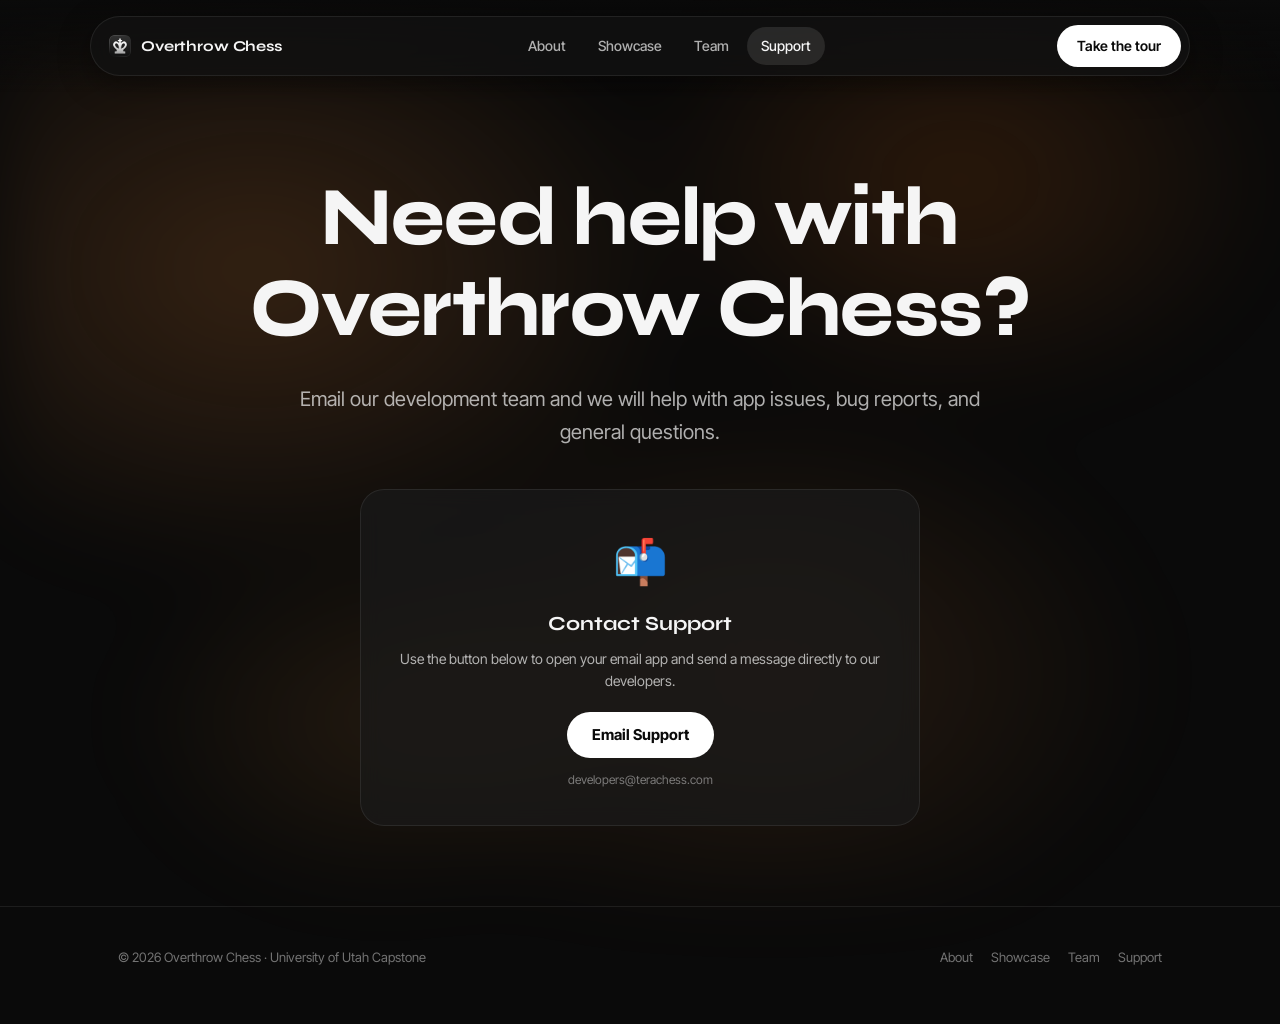
<file: support.html>
<!DOCTYPE html>
<html lang="en">
<head>
  <meta charset="UTF-8" />
  <meta name="viewport" content="width=device-width, initial-scale=1.0" />
  <title>Overthrow Chess: Support</title>
  <meta name="description" content="Get support for Overthrow Chess and contact the development team." />
  <link rel="icon" type="image/png" href="assets/appicon.png" />
  <link rel="stylesheet" href="styles.css?v=7" />
</head>
<body>
  <header class="nav">
    <div class="container nav-inner">
      <a class="brand" href="/" aria-label="Overthrow Chess home">
        <img src="assets/appicon.png" alt="" width="22" height="22" />
        <span>Overthrow Chess</span>
      </a>
      <button class="nav-toggle" aria-label="Toggle menu" onclick="document.querySelector('.nav-links').classList.toggle('open')">☰</button>
      <nav class="nav-links" aria-label="Main navigation">
        <a href="/">About</a>
        <a href="/showcase">Showcase</a>
        <a href="/team">Team</a>
        <a class="active" href="/support">Support</a>
      </nav>
      <a class="nav-cta" href="/showcase">Take the tour</a>
    </div>
  </header>

  <main>
    <section class="hero hero-sub">
      <div class="container">
        <h1 class="display">Need help with<br /><span class="accent">Overthrow Chess?</span></h1>
        <p class="lede">
          Email our development team and we will help with app issues, bug reports, and general questions.
        </p>
      </div>
    </section>

    <section style="padding-top: 0;">
      <div class="container">
        <div class="download-grid support-grid">
          <article class="dl-card">
            <div class="platform-icon">📬</div>
            <h3>Contact Support</h3>
            <p>Use the button below to open your email app and send a message directly to our developers.</p>
            <a class="btn primary" href="mailto:developers@terachess.com?subject=Overthrow%20Chess%20Support">Email Support</a>
            <div class="meta"><a href="mailto:developers@terachess.com">developers@terachess.com</a></div>
          </article>
        </div>
      </div>
    </section>
  </main>

  <footer>
    <div class="container footer-inner">
      <div>&copy; 2026 Overthrow Chess · University of Utah Capstone</div>
      <div class="links">
        <a href="/">About</a>
        <a href="/showcase">Showcase</a>
        <a href="/team">Team</a>
        <a href="/support">Support</a>
      </div>
    </div>
  </footer>
</body>
</html>
</file>
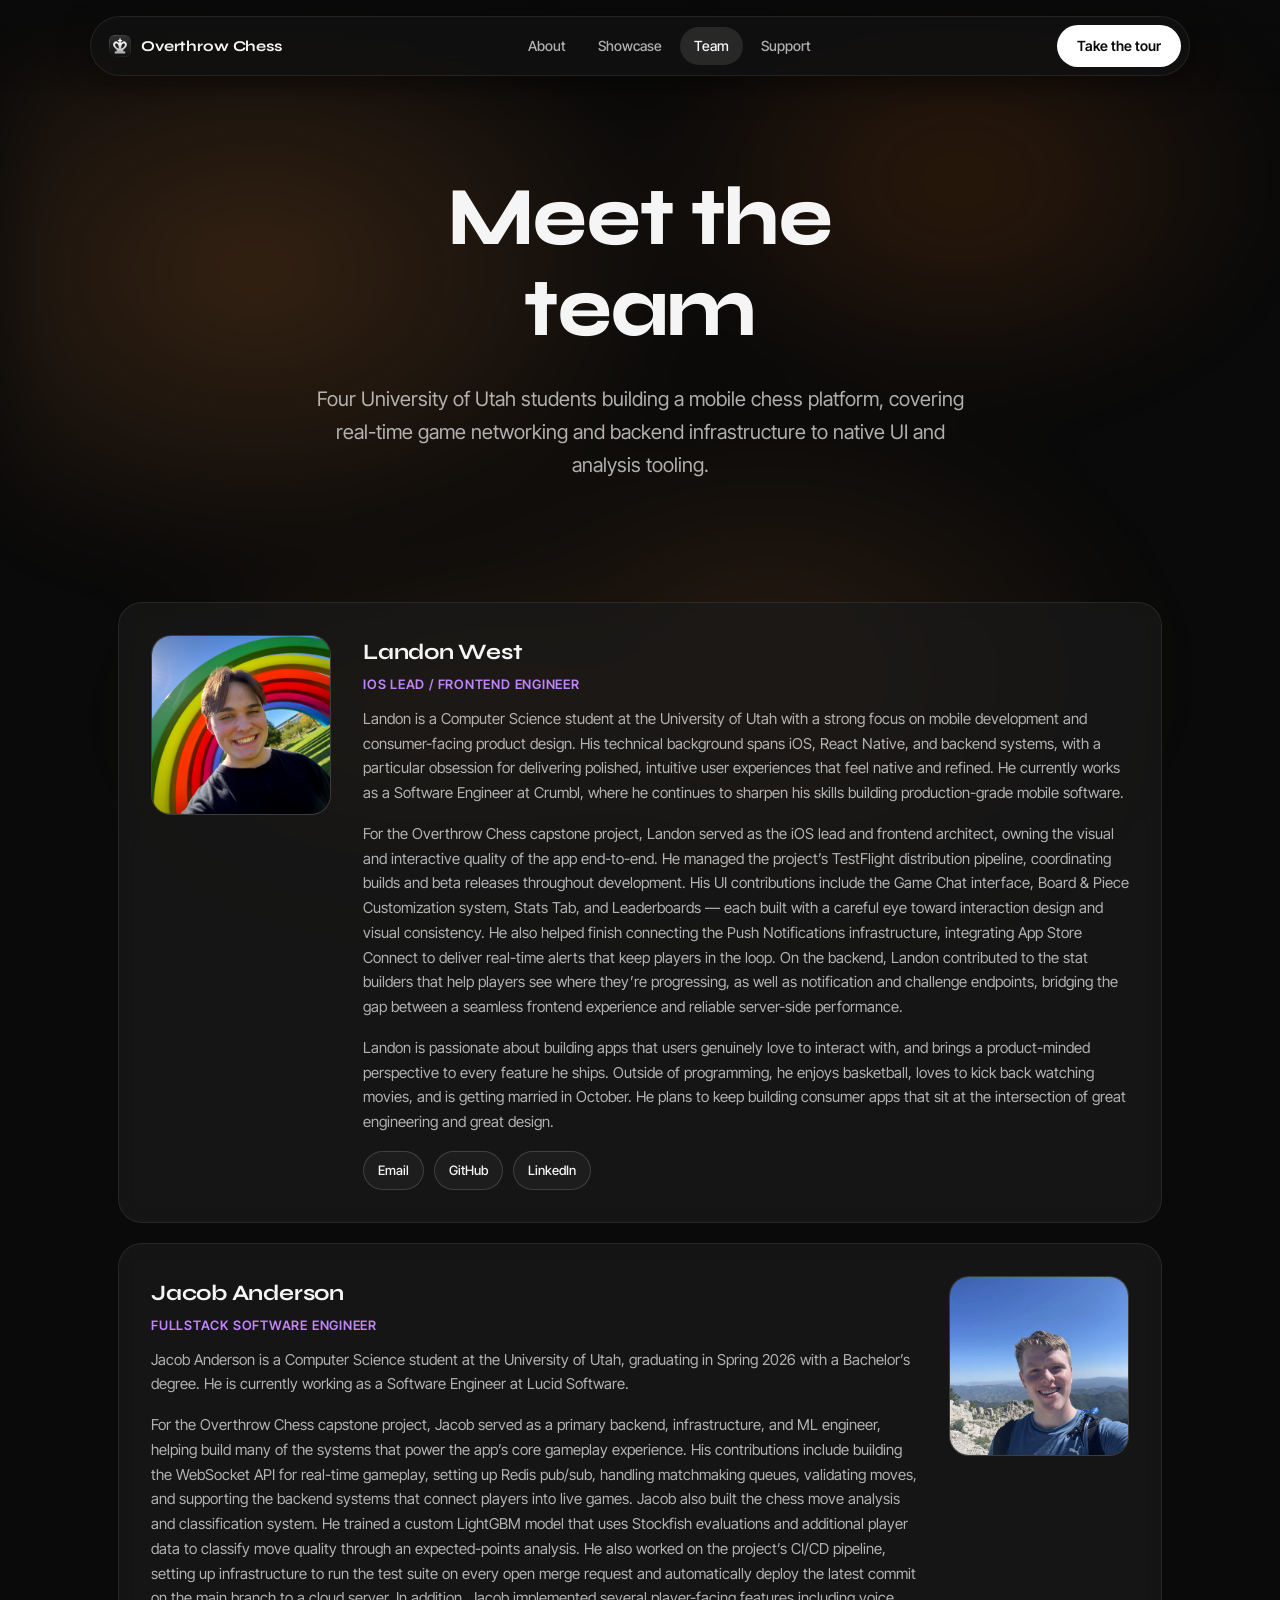
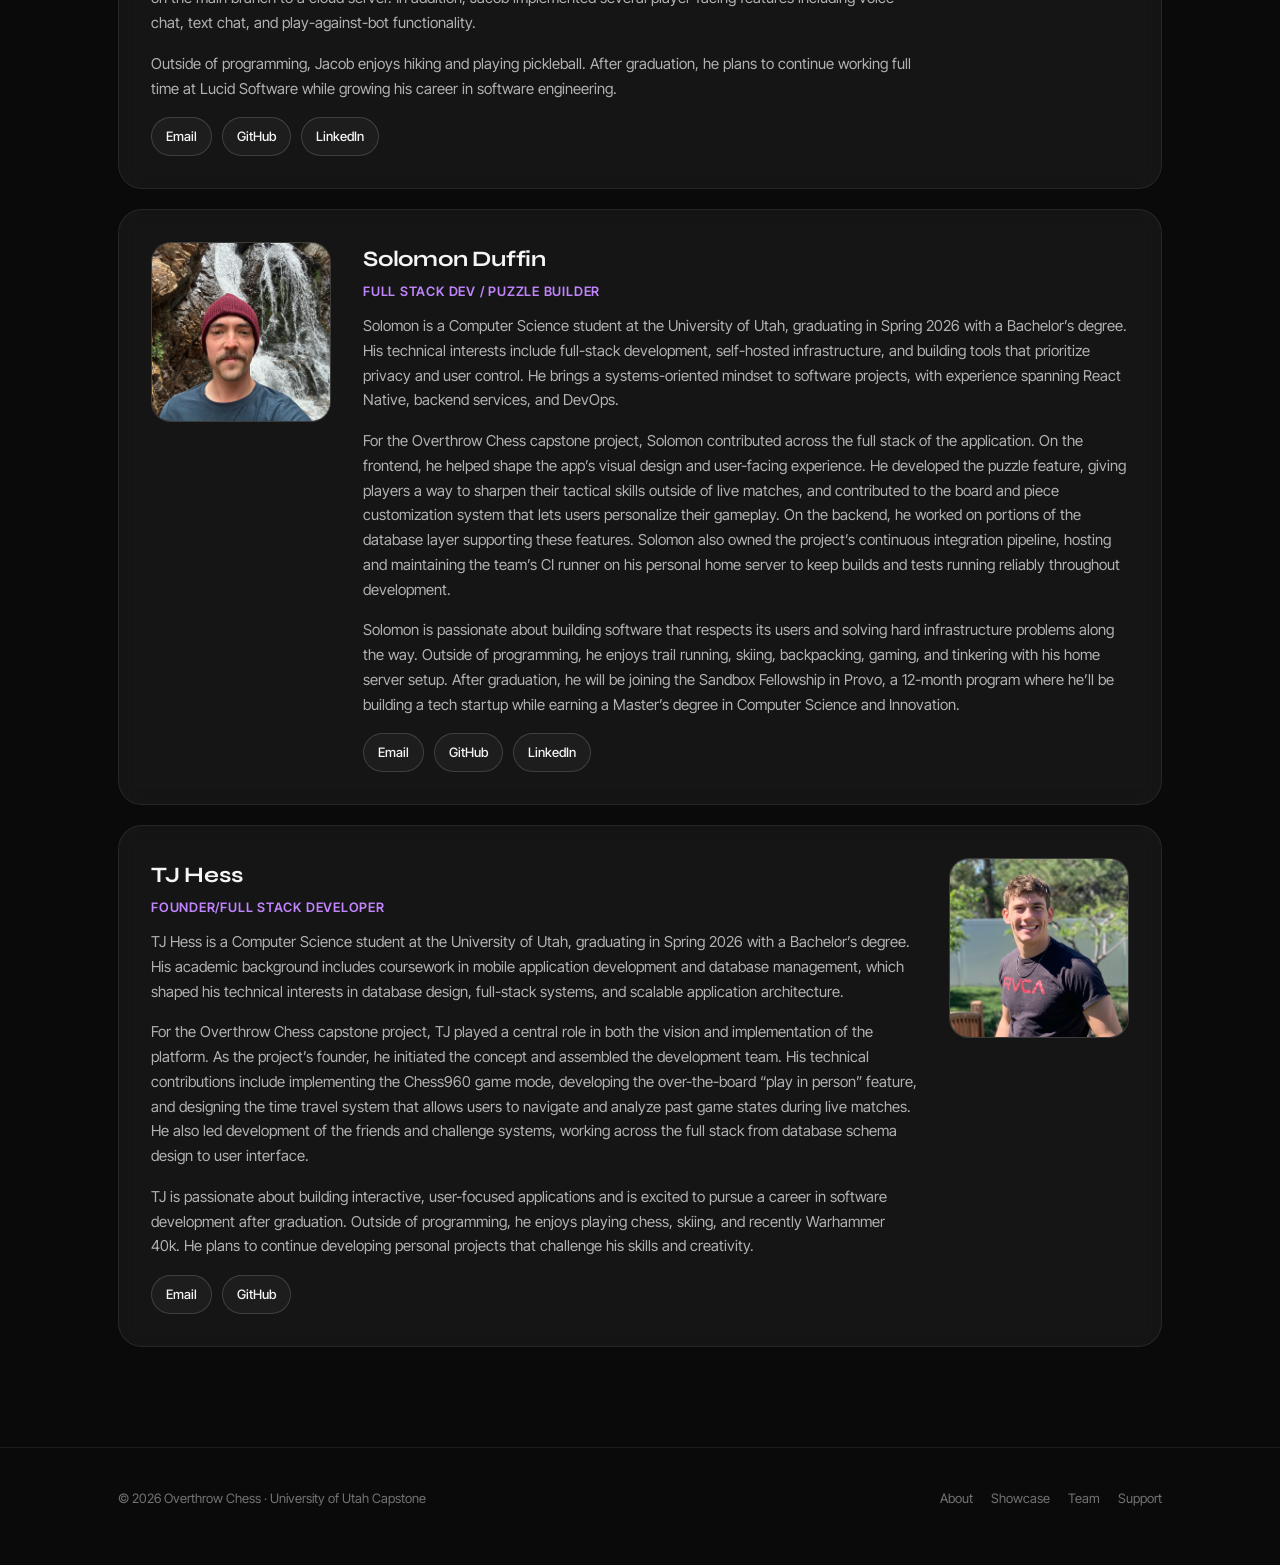
<file: team.html>
<!DOCTYPE html>
<html lang="en">
<head>
  <meta charset="UTF-8" />
  <meta name="viewport" content="width=device-width, initial-scale=1.0" />
  <title>Overthrow Chess: Team Members</title>
  <meta name="description" content="Meet the Overthrow Chess capstone team: bios, affiliations, interests, and contact information." />
  <link rel="icon" type="image/png" href="assets/appicon.png" />
  <link rel="stylesheet" href="styles.css?v=7" />
</head>
<body>
  <header class="nav">
    <div class="container nav-inner">
      <a class="brand" href="/" aria-label="Overthrow Chess home">
        <img src="assets/appicon.png" alt="" width="22" height="22" />
        <span>Overthrow Chess</span>
      </a>
      <button class="nav-toggle" aria-label="Toggle menu" onclick="document.querySelector('.nav-links').classList.toggle('open')">☰</button>
      <nav class="nav-links" aria-label="Main navigation">
        <a href="/">About</a>
        <a href="/showcase">Showcase</a>
        <a class="active" href="/team">Team</a>
        <a href="/support">Support</a>
      </nav>
      <a class="nav-cta" href="/showcase">Take the tour</a>
    </div>
  </header>

  <main>
    <section class="hero hero-sub">
      <div class="container">
        <h1 class="display">Meet the<br /><span class="accent">team</span></h1>
        <p class="lede">
          Four University of Utah students building a mobile chess platform, covering real-time game networking
          and backend infrastructure to native UI and analysis tooling.
        </p>
      </div>
    </section>

    <section>
      <div class="container">

        <!-- Landon West -->
        <div class="team-row">
          <img class="headshot" src="assets/landon-headshot.jpeg" alt="Headshot of Landon West" />
          <div>
            <h3>Landon West</h3>
            <div class="role">iOS Lead / Frontend Engineer</div>
            <p class="bio">
              Landon is a Computer Science student at the University of Utah with a strong focus on mobile development
              and consumer-facing product design. His technical background spans iOS, React Native, and backend systems,
              with a particular obsession for delivering polished, intuitive user experiences that feel native and
              refined. He currently works as a Software Engineer at Crumbl, where he continues to sharpen his skills
              building production-grade mobile software.
            </p>
            <p class="bio">
              For the Overthrow Chess capstone project, Landon served as the iOS lead and frontend architect, owning the
              visual and interactive quality of the app end-to-end. He managed the project&rsquo;s TestFlight
              distribution pipeline, coordinating builds and beta releases throughout development. His UI contributions
              include the Game Chat interface, Board &amp; Piece Customization system, Stats Tab, and Leaderboards &mdash;
              each built with a careful eye toward interaction design and visual consistency. He also helped finish
              connecting the Push Notifications infrastructure, integrating App Store Connect to deliver real-time alerts
              that keep players in the loop. On the backend, Landon contributed to the stat builders that help players
              see where they&rsquo;re progressing, as well as notification and challenge endpoints, bridging the gap
              between a seamless frontend experience and reliable server-side performance.
            </p>
            <p class="bio">
              Landon is passionate about building apps that users genuinely love to interact with, and brings a
              product-minded perspective to every feature he ships. Outside of programming, he enjoys basketball, loves
              to kick back watching movies, and is getting married in October. He plans to keep building consumer apps
              that sit at the intersection of great engineering and great design.
            </p>
            <div class="contact-links">
              <a href="mailto:landonwest815@gmail.com">Email</a>
              <a href="https://github.com/landonwest815" target="_blank" rel="noreferrer">GitHub</a>
              <a href="https://linkedin.com/in/landonwestatutah" target="_blank" rel="noreferrer">LinkedIn</a>
            </div>
          </div>
        </div>

        <!-- Jacob Anderson -->
        <div class="team-row reverse">
          <div>
            <h3>Jacob Anderson</h3>
            <div class="role">Fullstack Software Engineer</div>
            <p class="bio">
              Jacob Anderson is a Computer Science student at the University of Utah, graduating in Spring 2026 with a
              Bachelor&rsquo;s degree. He is currently working as a Software Engineer at Lucid Software.
            </p>
            <p class="bio">
              For the Overthrow Chess capstone project, Jacob served as a primary backend, infrastructure, and ML engineer,
              helping build many of the systems that power the app&rsquo;s core gameplay experience. His contributions include
              building the WebSocket API for real-time gameplay, setting up Redis pub/sub, handling matchmaking queues,
              validating moves, and supporting the backend systems that connect players into live games. Jacob also built the
              chess move analysis and classification system. He trained a custom LightGBM model that uses Stockfish evaluations
              and additional player data to classify move quality through an expected-points analysis. He also worked on the
              project&rsquo;s CI/CD pipeline, setting up infrastructure to run the test suite on every open merge request and
              automatically deploy the latest commit on the main branch to a cloud server. In addition, Jacob implemented
              several player-facing features including voice chat, text chat, and play-against-bot functionality.
            </p>
            <p class="bio">
              Outside of programming, Jacob enjoys hiking and playing pickleball. After graduation, he plans to continue working full time at
              Lucid Software while growing his career in software engineering.
            </p>
            <div class="contact-links">
              <a href="mailto:JacobAnderson0823@gmail.com">Email</a>
              <a href="https://github.com/Anderson-Jacob" target="_blank" rel="noreferrer">GitHub</a>
              <a href="https://www.linkedin.com/in/jacob-anderson1/" target="_blank" rel="noreferrer">LinkedIn</a>
            </div>
          </div>
          <img class="headshot" src="assets/headshot-jacob.webp" alt="Headshot of Jacob Anderson" />
        </div>

        <!-- Solomon Duffin -->
        <div class="team-row">
          <img class="headshot" src="assets/headshot-solomon.jpeg" alt="Headshot of Solomon Duffin" />
          <div>
            <h3>Solomon Duffin</h3>
            <div class="role">Full Stack Dev / Puzzle Builder</div>
              <p class="bio">
                Solomon is a Computer Science student at the University of Utah, graduating in Spring 2026 with a
                Bachelor&rsquo;s degree. His technical interests include full-stack development, self-hosted
                infrastructure, and building tools that prioritize privacy and user control. He brings a
                systems-oriented mindset to software projects, with experience spanning React Native, backend
                services, and DevOps.
              </p>
              <p class="bio">
                For the Overthrow Chess capstone project, Solomon contributed across the full stack of the
                application. On the frontend, he helped shape the app&rsquo;s visual design and user-facing
                experience. He developed the puzzle feature, giving players a way to sharpen their tactical skills
                outside of live matches, and contributed to the board and piece customization system that lets users
                personalize their gameplay. On the backend, he worked on portions of the database layer supporting
                these features. Solomon also owned the project&rsquo;s continuous integration pipeline, hosting and
                maintaining the team&rsquo;s CI runner on his personal home server to keep builds and tests running
                reliably throughout development.
              </p>
              <p class="bio">
                Solomon is passionate about building software that respects its users and solving hard
                infrastructure problems along the way. Outside of programming, he enjoys trail running, skiing,
                backpacking, gaming, and tinkering with his home server setup. After graduation, he will be joining
                the Sandbox Fellowship in Provo, a 12-month program where he&rsquo;ll be building a tech startup
                while earning a Master&rsquo;s degree in Computer Science and Innovation.
              </p>
            <div class="contact-links">
              <a href="mailto:solomonduffin@protonmail.com">Email</a>
              <a href="https://github.com/solomonduffin" target="_blank" rel="noreferrer">GitHub</a>
              <a href="https://www.linkedin.com/in/solomonduffin" target="_blank" rel="noreferrer">LinkedIn</a>
            </div>
          </div>
        </div>

        <!-- TJ Hess -->
        <div class="team-row reverse">
          <div>
            <h3>TJ Hess</h3>
            <div class="role">Founder/Full stack developer</div>
            <p class="bio">
              TJ Hess is a Computer Science student at the University of Utah, graduating in Spring 2026 with a
              Bachelor&rsquo;s degree. His academic background includes coursework in mobile application development and
              database management, which shaped his technical interests in database design, full-stack systems, and scalable
              application architecture.
            </p>
            <p class="bio">
              For the Overthrow Chess capstone project, TJ played a central role in both the vision and implementation of
              the platform. As the project&rsquo;s founder, he initiated the concept and assembled the development team. His
              technical contributions include implementing the Chess960 game mode, developing the over-the-board
              &ldquo;play in person&rdquo; feature, and designing the time travel system that allows users to navigate and
              analyze past game states during live matches. He also led development of the friends and challenge systems,
              working across the full stack from database schema design to user interface.
            </p>
            <p class="bio">
              TJ is passionate about building interactive, user-focused applications and is excited to pursue a career in
              software development after graduation. Outside of programming, he enjoys playing chess, skiing, and recently
              Warhammer 40k. He plans to continue developing personal projects that challenge his skills and creativity.
            </p>
            <div class="contact-links">
              <a href="mailto:u1405678@utah.edu">Email</a>
              <a href="https://github.com/TjHess1117" target="_blank" rel="noreferrer">GitHub</a>
            </div>
          </div>
          <img class="headshot" src="assets/headshot-tj.jpg" alt="Headshot of TJ Hess" />
        </div>

      </div>
    </section>
  </main>

  <footer>
    <div class="container footer-inner">
      <div>&copy; 2026 Overthrow Chess · University of Utah Capstone</div>
      <div class="links">
        <a href="/">About</a>
        <a href="/showcase">Showcase</a>
        <a href="/team">Team</a>
        <a href="/support">Support</a>
      </div>
    </div>
  </footer>
</body>
</html>
</file>
<file: styles.css>
@import url("https://fonts.googleapis.com/css2?family=DM+Sans:ital,opsz,wght@0,9..40,400;0,9..40,500;0,9..40,600;0,9..40,700;0,9..40,800;1,9..40,400&family=Syne:wght@400;500;600;700;800&family=Inter+Tight:ital,wght@0,400;0,500;0,600;0,700;0,800;1,400&display=swap");

/* ========================================
   Overthrow Chess — LookAway-Inspired Theme
   ======================================== */

:root {
  --bg: #0a0a0a;
  --bg-elev: #1a1a1a;
  --bg-card: rgba(26, 26, 26, 0.7);
  --surface: rgba(30, 30, 30, 0.6);
  --border: rgba(255, 255, 255, 0.08);
  --border-hover: rgba(255, 255, 255, 0.15);
  --text: #f5f5f5;
  --text-dim: rgba(245, 245, 245, 0.7);
  --text-faint: rgba(245, 245, 245, 0.45);
  --accent: #c084fc;        /* purple */
  --accent-warm: #fb923c;   /* orange */
  --accent-teal: #5eead4;   /* teal */
  --ok: #86efac;
  --radius: 16px;
  --radius-lg: 24px;
  --maxw: 1100px;
  --note-color: #fbbf24;               /* amber — change this one value to retheme every note */
  --note-bg: rgba(251, 191, 36, 0.05);
  --note-border: rgba(251, 191, 36, 0.30);
  --font-display: "Syne", "Avenir Next", sans-serif;
  --font-body: "Inter Tight", "Avenir Next", system-ui, sans-serif;
}

*, *::before, *::after { box-sizing: border-box; }

html { scroll-behavior: smooth; }

body {
  margin: 0;
  padding: 0;
  background: var(--bg);
  color: var(--text);
  font-family: var(--font-body);
  font-size: 16px;
  line-height: 1.6;
  -webkit-font-smoothing: antialiased;
  text-rendering: optimizeLegibility;
  overflow-x: hidden;
  position: relative;
  min-height: 100vh;
}

/* ---------- Atmospheric gradient blobs ---------- */
body::before {
  content: "";
  position: fixed;
  inset: 0;
  pointer-events: none;
  z-index: -1;
  background:
    radial-gradient(50% 50% at 20% 30%, rgba(251, 146, 60, 0.18), transparent 70%),
    radial-gradient(40% 40% at 75% 20%, rgba(255, 120, 20, 0.14), transparent 65%),
    radial-gradient(45% 45% at 60% 75%, rgba(251, 146, 60, 0.12), transparent 70%),
    radial-gradient(35% 35% at 30% 80%, rgba(255, 160, 60, 0.10), transparent 60%);
  filter: blur(40px);
  animation: blobDrift 25s ease-in-out infinite alternate;
}

a { color: inherit; text-decoration: none; }
img { max-width: 100%; display: block; }

code {
  font-family: "SF Mono", Menlo, Consolas, monospace;
  font-size: 0.9em;
  color: var(--accent-teal);
}

.container {
  width: 100%;
  max-width: var(--maxw);
  margin: 0 auto;
  padding: 0 28px;
}

/* ========================================
   Navigation — pill-shaped floating bar
   ======================================== */
.nav {
  position: sticky;
  top: 0;
  z-index: 100;
  padding: 16px 0;
  background: linear-gradient(to bottom, rgba(10, 10, 10, 0.9), transparent);
}

.nav-inner {
  display: flex;
  align-items: center;
  justify-content: space-between;
  gap: 16px;
  min-height: 60px;
  border: 1px solid var(--border);
  border-radius: 999px;
  background: rgba(18, 18, 18, 0.75);
  backdrop-filter: blur(20px) saturate(140%);
  -webkit-backdrop-filter: blur(20px) saturate(140%);
  box-shadow: 0 8px 32px rgba(0, 0, 0, 0.4);
  padding: 6px 8px 6px 18px;
}

.brand {
  display: flex;
  align-items: center;
  gap: 10px;
  font-family: var(--font-display);
  font-weight: 700;
  font-size: 15px;
  letter-spacing: -0.01em;
  color: var(--text);
  white-space: nowrap;
}

.brand img {
  width: 22px;
  height: 22px;
  border-radius: 5px;
}

.nav-links {
  display: flex;
  align-items: center;
  gap: 4px;
}

.nav-links a {
  padding: 8px 14px;
  border-radius: 999px;
  font-size: 14px;
  font-weight: 500;
  color: var(--text-dim);
  transition: color 0.2s, background 0.2s;
}

.nav-links a:hover {
  color: var(--text);
  background: rgba(255, 255, 255, 0.06);
}

.nav-links a.active {
  color: var(--text);
  background: rgba(255, 255, 255, 0.1);
}

.nav-cta {
  display: inline-flex;
  align-items: center;
  padding: 10px 20px;
  border-radius: 999px;
  background: #ffffff;
  color: #0a0a0a;
  font-size: 14px;
  font-weight: 600;
  white-space: nowrap;
  transition: transform 0.2s, box-shadow 0.2s;
}

.nav-cta:hover {
  transform: translateY(-1px);
  box-shadow: 0 4px 16px rgba(255, 255, 255, 0.15);
}

/* Mobile hamburger — hidden, links shown inline instead */
.nav-toggle {
  display: none;
}

/* ========================================
   Hero
   ======================================== */
.hero-icon {
  display: block;
  margin: 0 auto 24px;
  width: 92px;
  height: 92px;
  border-radius: 0;
  box-shadow: 0 8px 24px rgba(0, 0, 0, 0.4);
}

.hero {
  min-height: calc(100svh - 200px);
  display: flex;
  align-items: center;
  padding: 60px 0;
  text-align: center;
  position: relative;
}

.hero .container {
  position: relative;
  max-width: 860px;
}

/* Shorter hero for subpages (showcase, team, support) */
.hero-sub {
  min-height: auto;
  padding: 80px 0 40px;
}

.hero-sub h1.display {
  font-size: clamp(32px, 5vw, 64px);
  margin-bottom: 70px;
}

.eyebrow {
  display: inline-flex;
  align-items: center;
  gap: 8px;
  padding: 7px 14px;
  border: 1px solid var(--border-hover);
  border-radius: 999px;
  font-size: 12px;
  font-weight: 600;
  letter-spacing: 0.06em;
  text-transform: uppercase;
  color: var(--text-dim);
  margin-bottom: 24px;
  backdrop-filter: blur(6px);
}

.eyebrow .dot {
  width: 7px;
  height: 7px;
  border-radius: 50%;
  background: var(--accent);
  box-shadow: 0 0 0 4px rgba(192, 132, 252, 0.2);
}

h1.display {
  font-family: var(--font-display);
  font-size: clamp(36px, 6vw, 80px);
  line-height: 1.1;
  letter-spacing: -0.01em;
  font-weight: 750;
  margin: 0 0 80px;
  text-wrap: balance;
  transform-origin: top;
}

h1.display .accent {
  color: inherit;
}

.lede {
  margin: 28px auto 0;
  max-width: 680px;
  color: var(--text-dim);
  font-size: clamp(16px, 1.8vw, 20px);
  line-height: 1.65;
}

.lede strong {
  color: var(--text);
  font-weight: 600;
}

.hero-cta {
  margin-top: 36px;
  display: flex;
  gap: 12px;
  justify-content: center;
  flex-wrap: wrap;
}

/* Hero entrance */
.hero .eyebrow,
.hero .display,
.hero .lede,
.hero .hero-cta {
  opacity: 0;
  animation: riseFade 0.7s ease forwards;
}
.hero .display { animation: riseFadeStretch 0.7s ease forwards; animation-delay: 0.08s; }
.hero .lede { animation-delay: 0.16s; }
.hero .hero-cta { animation-delay: 0.24s; }

/* ========================================
   Buttons
   ======================================== */
.btn {
  display: inline-flex;
  align-items: center;
  gap: 8px;
  padding: 10px 24px;
  border-radius: 999px;
  font-size: 15px;
  font-weight: 600;
  border: 1px solid var(--border-hover);
  color: var(--text);
  background: rgba(255, 255, 255, 0.04);
  transition: transform 0.2s, background 0.2s, border-color 0.2s;
  font-family: var(--font-body);
  cursor: pointer;
}

.btn:hover {
  transform: translateY(-1px);
  background: rgba(255, 255, 255, 0.08);
  border-color: rgba(255, 255, 255, 0.2);
}

.btn.primary {
  background: #ffffff;
  color: #0a0a0a;
  border-color: transparent;
  font-weight: 700;
}

.btn.primary:hover {
  box-shadow: 0 4px 20px rgba(255, 255, 255, 0.15);
}

/* ========================================
   Sections
   ======================================== */
section {
  padding: 80px 0;
  position: relative;
}

.section-head {
  text-align: center;
  margin-bottom: 48px;
}

.section-head h2 {
  font-family: var(--font-display);
  font-size: clamp(28px, 4.5vw, 52px);
  letter-spacing: -0.03em;
  line-height: 1.05;
  margin: 0 0 14px;
  font-weight: 700;
  text-wrap: balance;
}

.section-head p {
  margin: 0 auto;
  max-width: 680px;
  color: var(--text-dim);
  font-size: 16px;
}

.prose {
  max-width: 820px;
  margin: 0 auto;
  color: var(--text-dim);
  font-size: 16px;
}

.prose p { margin: 0 0 16px; }

/* ========================================
   Card surfaces
   ======================================== */
.card {
  background: var(--bg-card);
  border: 1px solid var(--border);
  border-radius: var(--radius-lg);
  backdrop-filter: blur(10px);
  -webkit-backdrop-filter: blur(10px);
  transition: border-color 0.2s, transform 0.2s;
}

.card:hover {
  border-color: var(--border-hover);
}

.diagram-card,
.feature,
.team-row,
.dl-card,
.accordion-item {
  background: var(--bg-card);
  border: 1px solid var(--border);
  backdrop-filter: blur(10px);
  -webkit-backdrop-filter: blur(10px);
}

/* ========================================
   Overview — Split-Screen Narrative
   ======================================== */
.overview {
  position: relative;
  padding-bottom: 0;
}

.overview::before {
  content: "";
  position: absolute;
  top: 0;
  left: 50%;
  transform: translateX(-50%);
  width: min(600px, 80%);
  height: 1px;
  background: linear-gradient(90deg, transparent, var(--border-hover), transparent);
}

/* Eyebrow label */
.overview-eyebrow {
  text-align: center;
  font-size: 10px;
  font-weight: 600;
  letter-spacing: 0.12em;
  text-transform: uppercase;
  color: rgba(245, 245, 245, 0.25);
  margin-bottom: 36px;
}

/* Unified split container */
.overview-split {
  position: relative;
  display: grid;
  grid-template-columns: 1fr auto 1fr;
  min-height: 380px;
  border-radius: var(--radius-lg);
  overflow: hidden;
  border: 1px solid rgba(255, 255, 255, 0.05);
  background:
    /* burnished gold light pooling on the right */
    radial-gradient(ellipse 55% 70% at 78% 50%, rgba(200, 160, 60, 0.219), transparent),
    radial-gradient(ellipse 40% 60% at 65% 70%, rgba(180, 140, 50, 0.05), transparent),
    /* warm sepia shadow anchoring the left */
    radial-gradient(ellipse 50% 65% at 22% 45%, rgba(180, 120, 60, 0.144), transparent),
    /* base */
    linear-gradient(135deg, #0c0c0e, #0e0d0c 60%, #0c0b0a);
}

/* Panels — transparent, inherit parent gradient */
.split-panel {
  display: flex;
  align-items: center;
  justify-content: center;
  padding: 64px 48px;
  background: transparent;
}

.split-content {
  max-width: 400px;
}

.split-heading {
  font-family: var(--font-display);
  font-size: clamp(21px, 2.6vw, 31px);
  font-weight: 700;
  letter-spacing: -0.02em;
  line-height: 1.2;
  margin: 0 0 14px;
  text-wrap: balance;
}

.split-sub {
  font-size: 14px;
  line-height: 1.7;
  margin: 0;
}

/* Problem — readable gray */
.split-problem .split-heading {
  color: rgba(255, 255, 255, 0.88);
}

.split-problem .split-sub {
  color: rgba(255, 255, 255, 0.55);
}

/* Solution — burnished gold */
.split-solution .split-heading {
  color: rgba(230, 200, 130, 0.9);
}

.split-solution .split-sub {
  color: rgba(220, 190, 120, 0.58);
}

/* Vertical divider — subtle */
.split-divider {
  display: flex;
  flex-direction: column;
  align-items: center;
  width: 1px;
  position: relative;
  background: transparent;
}

.divider-line {
  flex: 1;
  width: 1px;
  background: rgba(255, 255, 255, 0.04);
}

/* Knight icon — soft, diffused glow */
.divider-icon {
  position: relative;
  z-index: 1;
  display: grid;
  place-items: center;
  width: 57px;
  height: 57px;
  margin: 0 -18px;
  border-radius: 50%;
  background: rgba(18, 16, 12, 0.9);
  border: 1px solid rgba(200, 160, 60, 0.15);
  font-size: 29px;
  color: rgba(220, 180, 80, 0.6);
  box-shadow: 0 0 20px rgba(200, 160, 60, 0.08), 0 0 40px rgba(200, 160, 60, 0.04);
  flex-shrink: 0;
}

/* ========================================
   Mission Statement
   ======================================== */
.mission {
  padding: 80px 0;
}

.mission-block {
  max-width: 760px;
  margin: 0 auto;
  text-align: center;
}

.mission::after {
  content: "";
  position: absolute;
  bottom: 0;
  left: 50%;
  transform: translateX(-50%);
  width: min(600px, 80%);
  height: 1px;
  background: linear-gradient(90deg, transparent, var(--border-hover), transparent);
}

.mission-eyebrow {
  display: inline-block;
  font-size: 11px;
  font-weight: 700;
  letter-spacing: 0.14em;
  text-transform: uppercase;
  color: rgb(226, 159, 15);
  margin-bottom: 24px;
}

.mission-text {
  font-size: clamp(17px, 1.6vw, 20px);
  line-height: 1.8;
  color: rgba(245, 245, 245, 0.644);
  margin: 0;
  text-wrap: pretty;
}

/* ========================================
   Architecture diagram
   ======================================== */
.diagram-card {
  margin-top: 24px;
  border-radius: var(--radius-lg);
  padding: 20px;
}

.diagram-card img {
  width: 100%;
  border-radius: 14px;
}

.caption {
  margin-top: 10px;
  color: var(--text-faint);
  font-size: 13px;
}

/* ========================================
   Checklist
   ======================================== */
.checklist {
  margin: 20px 0 0;
  padding: 0;
  list-style: none;
  display: grid;
  gap: 10px;
}

.checklist li {
  background: var(--bg-card);
  border: 1px solid var(--border);
  border-radius: 14px;
  padding: 14px 16px;
  color: var(--text-dim);
  font-size: 15px;
  backdrop-filter: blur(10px);
}

.checklist li::before {
  content: "✓ ";
  color: var(--ok);
  font-weight: 700;
}

/* ========================================
   Feature grid
   ======================================== */
.features {
  display: grid;
  grid-template-columns: repeat(3, 1fr);
  gap: 16px;
}

.feature {
  border-radius: var(--radius-lg);
  padding: 28px;
  transition: border-color 0.2s, transform 0.2s;
}

.feature:hover {
  border-color: var(--border-hover);
  transform: translateY(-2px);
}

.feature .icon {
  width: 44px;
  height: 44px;
  border-radius: 12px;
  background: rgba(192, 132, 252, 0.1);
  border: 1px solid rgba(192, 132, 252, 0.15);
  color: var(--accent);
  display: grid;
  place-items: center;
  font-size: 18px;
  margin-bottom: 16px;
}

.feature h3 {
  font-family: var(--font-display);
  margin: 0 0 8px;
  font-size: 17px;
  font-weight: 700;
  letter-spacing: -0.01em;
}

.feature p {
  margin: 0;
  color: var(--text-dim);
  font-size: 14px;
}

/* ========================================
   Screenshot grid
   ======================================== */
.screenshot-grid {
  display: grid;
  grid-template-columns: repeat(3, 1fr);
  gap: 40px 24px;
  justify-items: center;
}

.shot-card {
  text-align: center;
  max-width: 350px;
}

.shot-card img {
  width: 100%;
  border-radius: 20px;
  box-shadow: 0 4px 24px rgba(0, 0, 0, 0.4);
  border: 1px solid var(--border);
}

.shot-card h3 {
  font-family: var(--font-display);
  margin: 14px 0 4px;
  font-size: 15px;
  font-weight: 600;
  color: var(--text);
}

.shot-card p {
  margin: 0;
  color: var(--text-faint);
  font-size: 13px;
  line-height: 1.5;
}

/* ========================================
   Tech stack chips
   ======================================== */
.tech {
  display: flex;
  flex-wrap: wrap;
  justify-content: center;
  gap: 10px;
  row-gap: 4px;
  margin-top: 24px;
}

.chip {
  border: 1px solid var(--border-hover);
  background: rgba(255, 255, 255, 0.04);
  color: var(--text-dim);
  padding: 8px 14px;
  border-radius: 999px;
  font-size: 13px;
  font-weight: 500;
}

.chip-break {
  flex-basis: 100%;
  height: 0;
}

/* ========================================
   Team members
   ======================================== */
.team-row {
  display: grid;
  grid-template-columns: 180px 1fr;
  gap: 32px;
  align-items: start;
  border-radius: var(--radius-lg);
  padding: 32px;
  margin-bottom: 20px;
}

.team-row.reverse {
  grid-template-columns: 1fr 180px;
}

.team-row.reverse .headshot {
  order: 2;
}

.headshot {
  width: 180px;
  height: 180px;
  border-radius: 20px;
  border: 1px solid var(--border-hover);
  object-fit: cover;
  background: var(--bg-elev);
}

.team-row h3 {
  font-family: var(--font-display);
  margin: 0 0 4px;
  font-size: 22px;
  font-weight: 700;
  letter-spacing: -0.01em;
}

.team-row .role {
  color: var(--accent);
  font-size: 13px;
  text-transform: uppercase;
  letter-spacing: 0.06em;
  font-weight: 600;
  margin-bottom: 12px;
}

.team-row .bio {
  color: var(--text-dim);
  font-size: 15px;
  margin: 0 0 16px;
  line-height: 1.65;
}

.team-row .contact-links {
  display: flex;
  gap: 10px;
  flex-wrap: wrap;
}

.team-row .contact-links a {
  padding: 8px 14px;
  border: 1px solid var(--border-hover);
  border-radius: 999px;
  font-size: 13px;
  font-weight: 500;
  color: var(--text);
  background: rgba(255, 255, 255, 0.04);
  transition: background 0.2s;
}

.team-row .contact-links a:hover {
  background: rgba(255, 255, 255, 0.08);
}

/* ========================================
   Download page
   ======================================== */
.download-grid {
  display: grid;
  grid-template-columns: 1fr 1fr;
  gap: 20px;
}

.support-grid {
  grid-template-columns: minmax(280px, 560px);
  justify-content: center;
}

.dl-card {
  border-radius: var(--radius-lg);
  padding: 36px;
  text-align: center;
  transition: transform 0.2s, border-color 0.2s;
}

.dl-card:hover {
  transform: translateY(-2px);
  border-color: var(--border-hover);
}

.dl-card .platform-icon {
  font-size: 44px;
  margin-bottom: 12px;
}

.dl-card h3 {
  font-family: var(--font-display);
  margin: 0 0 8px;
  font-size: 20px;
  font-weight: 700;
}

.dl-card p {
  color: var(--text-dim);
  font-size: 14px;
  margin: 0 0 20px;
  line-height: 1.55;
}

.meta {
  margin-top: 12px;
  color: var(--text-faint);
  font-size: 12px;
}

/* ========================================
   Accordion (Tutorial)
   ======================================== */
.accordion {
  display: grid;
  gap: 12px;
}

.accordion-item {
  border-radius: var(--radius-lg);
  overflow: hidden;
  transition: border-color 0.2s;
}

.accordion-item:hover,
.accordion-item.open {
  border-color: var(--border-hover);
}

.accordion-trigger {
  width: 100%;
  display: flex;
  align-items: center;
  gap: 16px;
  padding: 22px 24px;
  background: none;
  border: none;
  color: var(--text);
  font-family: var(--font-display);
  font-size: 17px;
  font-weight: 700;
  cursor: pointer;
  text-align: left;
  line-height: 1.3;
}

.accordion-trigger .step-num {
  flex-shrink: 0;
  width: 40px;
  height: 40px;
  border-radius: 12px;
  background: rgba(192, 132, 252, 0.1);
  border: 1px solid rgba(192, 132, 252, 0.15);
  color: var(--accent);
  display: grid;
  place-items: center;
  font-size: 16px;
  font-weight: 700;
}

.accordion-trigger .chevron {
  margin-left: auto;
  flex-shrink: 0;
  width: 20px;
  height: 20px;
  color: var(--text-faint);
  transition: transform 0.25s ease;
}

.accordion-item.open .accordion-trigger .chevron {
  transform: rotate(180deg);
}

.accordion-body {
  max-height: 0;
  overflow: hidden;
  transition: max-height 0.3s ease;
}

.accordion-item.open .accordion-body {
  max-height: 300px;
}

.accordion-content {
  padding: 0 24px 22px 80px;
  color: var(--text-dim);
  font-size: 15px;
  line-height: 1.65;
}

/* ========================================
   Deep-Dive Tutorial Accordion
   ======================================== */
.tut-deep-dive {
  position: relative;
}



.tut-deep-dive::before {
  content: "";
  position: absolute;
  top: 0;
  left: 50%;
  transform: translateX(-50%);
  width: min(600px, 80%);
  height: 1px;
  background: linear-gradient(90deg, transparent, var(--border-hover), transparent);
}

.tut-controls {
  display: flex;
  justify-content: flex-end;
  margin-bottom: 16px;
}

.tut-accordion {
  display: grid;
  gap: 12px;
}

.tut-accordion-item {
  background: var(--bg-card);
  border: 1px solid var(--border);
  border-radius: var(--radius-lg);
  overflow: hidden;
  backdrop-filter: blur(10px);
  -webkit-backdrop-filter: blur(10px);
  transition: border-color 0.2s;
}

.tut-accordion-item:hover,
.tut-accordion-item.open {
  border-color: var(--border-hover);
}

.tut-trigger {
  width: 100%;
  display: flex;
  align-items: center;
  gap: 16px;
  padding: 22px 24px;
  background: none;
  border: none;
  color: var(--text);
  font-family: var(--font-display);
  font-size: 17px;
  font-weight: 700;
  cursor: pointer;
  text-align: left;
  line-height: 1.3;
}

.tut-trigger .chevron {
  margin-left: auto;
  flex-shrink: 0;
  width: 20px;
  height: 20px;
  color: var(--text-faint);
  transition: transform 0.25s ease;
}

.tut-accordion-item.open .tut-trigger .chevron {
  transform: rotate(180deg);
}

.tut-body {
  max-height: 0;
  overflow: hidden;
  transition: max-height 0.4s ease;
}

.tut-content {
  padding: 0 24px 28px 24px;
  color: var(--text-dim);
  font-size: 15px;
  line-height: 1.65;
}

.tut-content p {
  margin: 0 0 16px;
}

.tut-sub {
  margin-top: 28px;
  padding-top: 24px;
  border-top: 1px solid var(--border);
}

.tut-sub:first-of-type {
  margin-top: 20px;
}

.tut-sub-heading {
  font-family: var(--font-display);
  font-size: 15px;
  font-weight: 600;
  color: var(--text);
  margin: 0 0 8px;
  letter-spacing: -0.01em;
}

.tut-img-row {
  display: flex;
  gap: 16px;
  margin-top: 16px;
  justify-content: center;
  flex-wrap: wrap;
}

.tut-img-row img {
  max-width: 350px;
  width: 100%;
  border-radius: 20px;
  box-shadow: 0 4px 24px rgba(0, 0, 0, 0.4);
  border: 1px solid var(--border);
}

/* ========================================
   Tutorial inline notes
   ======================================== */
.tut-note {
  border-left: 2px solid var(--note-border);
  border-radius: 0 8px 8px 0;
  background: var(--note-bg);
  padding: 10px 14px;
  margin-top: 14px;
  font-size: 13px;
  color: rgba(245, 245, 245, 0.6);
  line-height: 1.65;
}

.tut-note:empty {
  display: none;
}

.tut-note::before {
  content: "Note";
  display: block;
  font-size: 10px;
  font-weight: 700;
  letter-spacing: 0.1em;
  text-transform: uppercase;
  color: var(--note-color);
  margin-bottom: 5px;
}

/* ========================================
   Limitations callout
   ======================================== */
.callout {
  background: rgba(251, 146, 60, 0.06);
  border: 1px solid rgba(251, 146, 60, 0.15);
  border-radius: var(--radius-lg);
  padding: 24px 28px;
  margin-top: 16px;
}

.callout h3 {
  font-family: var(--font-display);
  font-size: 18px;
  font-weight: 700;
  margin: 0 0 12px;
  color: var(--accent-warm);
}

.callout ul {
  margin: 0;
  padding: 0 0 0 20px;
  color: var(--text-dim);
  font-size: 14px;
  line-height: 1.7;
}

/* ========================================
   Footer
   ======================================== */
footer {
  border-top: 1px solid var(--border);
  padding: 40px 0 56px;
  color: var(--text-faint);
  font-size: 13px;
}

.footer-inner {
  display: flex;
  justify-content: space-between;
  align-items: center;
  flex-wrap: wrap;
  gap: 16px;
}

.footer-inner .links {
  display: flex;
  gap: 18px;
}

.footer-inner .links a {
  transition: color 0.2s;
}

.footer-inner .links a:hover {
  color: var(--text);
}

/* ========================================
   Animations
   ======================================== */
@keyframes blobDrift {
  0%   { transform: translate3d(0, 0, 0) scale(1); }
  50%  { transform: translate3d(-2%, 3%, 0) scale(1.05); }
  100% { transform: translate3d(2%, -2%, 0) scale(1.02); }
}

@keyframes riseFade {
  from { opacity: 0; transform: translateY(14px); }
  to   { opacity: 1; transform: translateY(0); }
}

@keyframes riseFadeStretch {
  from { opacity: 0; transform: translateY(14px) scaleY(1); }
  to   { opacity: 1; transform: translateY(0) scaleY(1.3); }
}

/* ========================================
   Responsive
   ======================================== */
@media (max-width: 1024px) {
  .nav-inner { gap: 8px; }
  .nav-links a { padding-inline: 10px; }
}

@media (max-width: 900px) {
  .nav-links a { padding: 7px 10px; font-size: 13px; }

  .features { grid-template-columns: 1fr 1fr; }
  .screenshot-grid { grid-template-columns: 1fr 1fr; }
  .download-grid { grid-template-columns: 1fr; }

  /* Split-screen → stacked */
  .overview-split {
    grid-template-columns: 1fr;
    min-height: auto;
  }

  .split-divider {
    flex-direction: row;
    width: 100%;
    height: 1px;
  }

  .divider-line {
    flex: 1;
    height: 1px;
    width: auto;
  }

  .divider-icon {
    margin: -18px 0;
  }

  .split-panel {
    padding: 44px 28px;
  }

  .hero { padding: 60px 0 40px; }
  .hero-sub { padding: 60px 0 32px; }

  .team-row,
  .team-row.reverse {
    grid-template-columns: 1fr;
    text-align: center;
    justify-items: center;
  }

  .team-row.reverse .headshot { order: -1; }
  .headshot { margin: 0 auto; }
  .team-row .contact-links { justify-content: center; }

  section { padding: 60px 0; }

  .accordion-content { padding-left: 24px; }

  .tut-content { padding-left: 20px; padding-right: 20px; }
  .tut-img-row img { max-width: 260px; }
}

@media (max-width: 620px) {
  .container { padding: 0 16px; }

  .brand span { display: none; }
  .nav-cta { display: none; }
  .nav-links a { padding: 6px 8px; font-size: 12px; }

  .features { grid-template-columns: 1fr; }
  .screenshot-grid { grid-template-columns: 1fr; }

  .hero { padding: 40px 0 32px; }
  .hero-sub { padding: 40px 0 24px; }
  .lede { font-size: 15px; }

  h1.display { font-size: clamp(36px, 9vw, 52px); }

  .accordion-trigger { padding: 18px 16px; font-size: 15px; gap: 12px; }
  .accordion-trigger .step-num { width: 34px; height: 34px; font-size: 14px; border-radius: 10px; }
  .accordion-content { padding: 0 16px 18px 62px; font-size: 14px; }

  .tut-trigger { padding: 18px 16px; font-size: 15px; gap: 12px; }
  .tut-content { padding: 0 16px 20px 16px; font-size: 14px; }
  .tut-img-row { flex-direction: column; align-items: center; }
  .tut-img-row img { max-width: 280px; }
}

@media (prefers-reduced-motion: reduce) {
  *, *::before, *::after {
    animation-duration: 0.01ms !important;
    animation-iteration-count: 1 !important;
    transition-duration: 0.01ms !important;
  }
}
</file>
